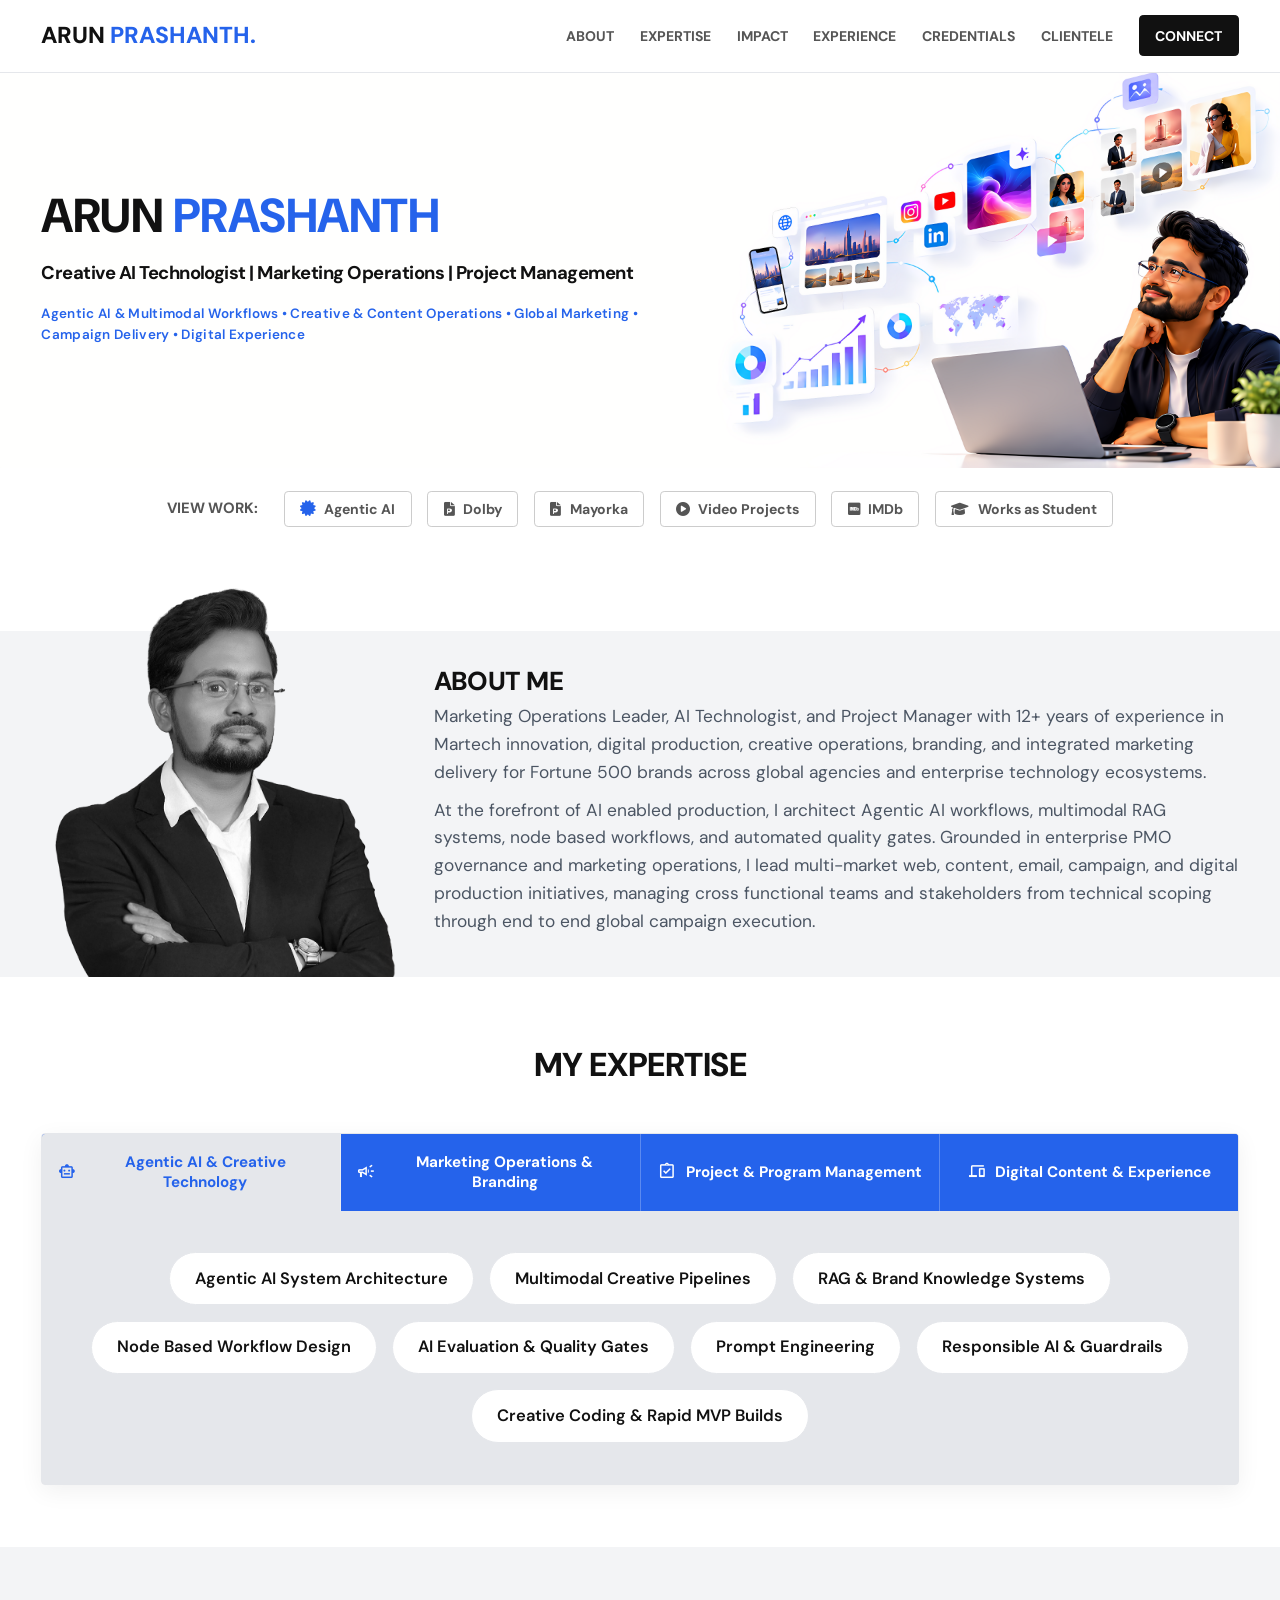
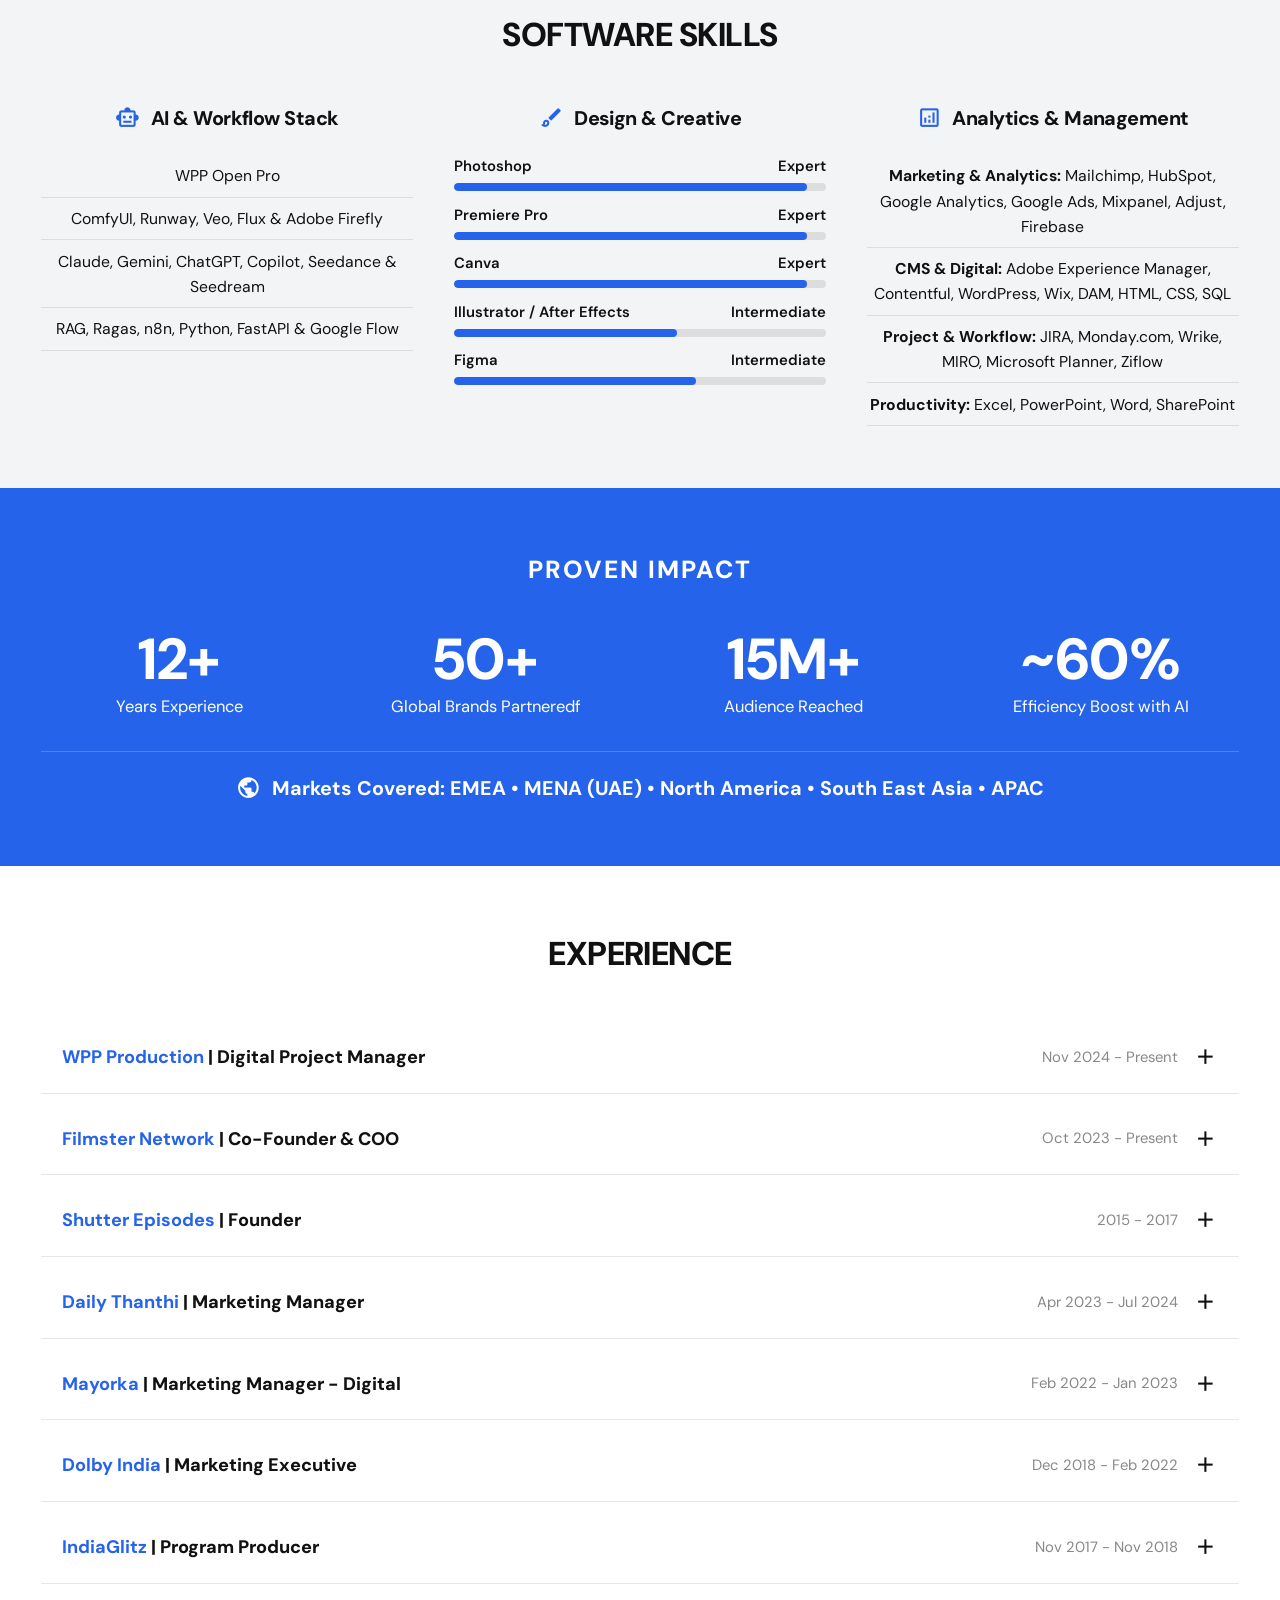
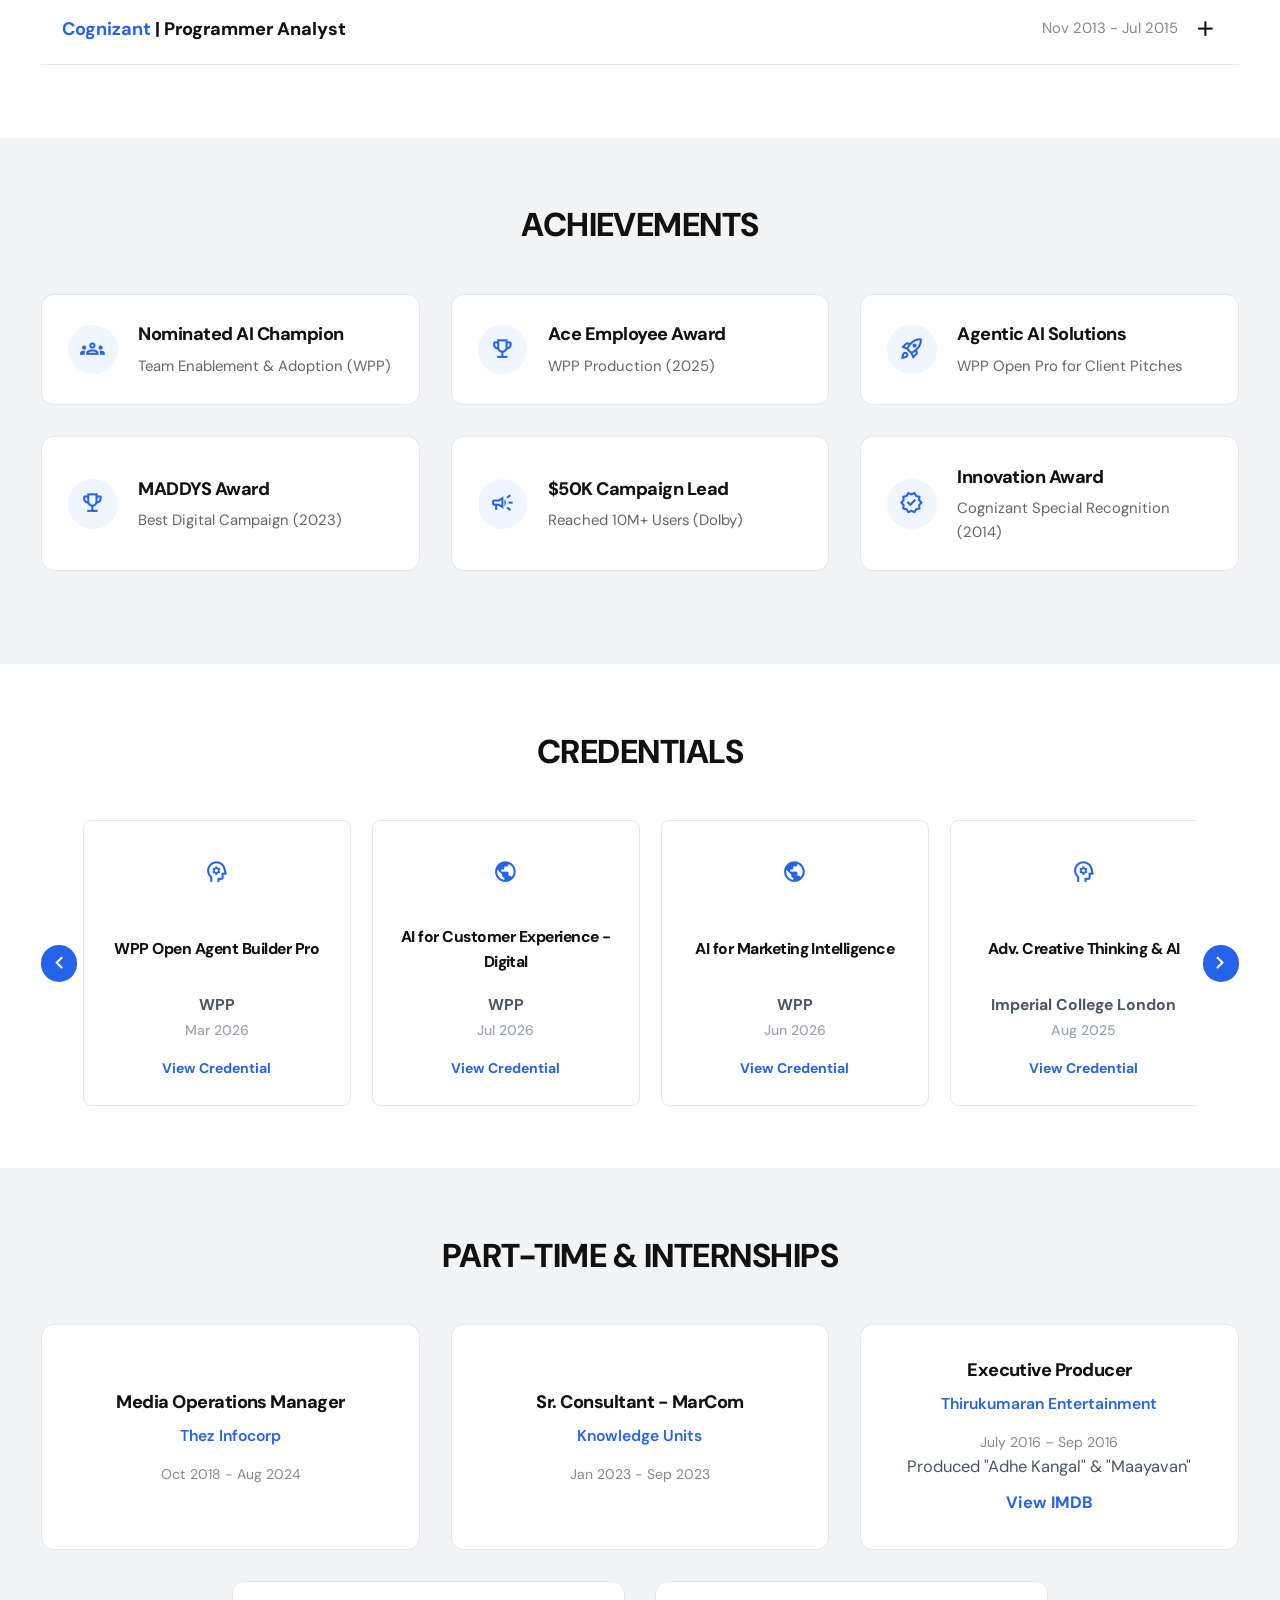
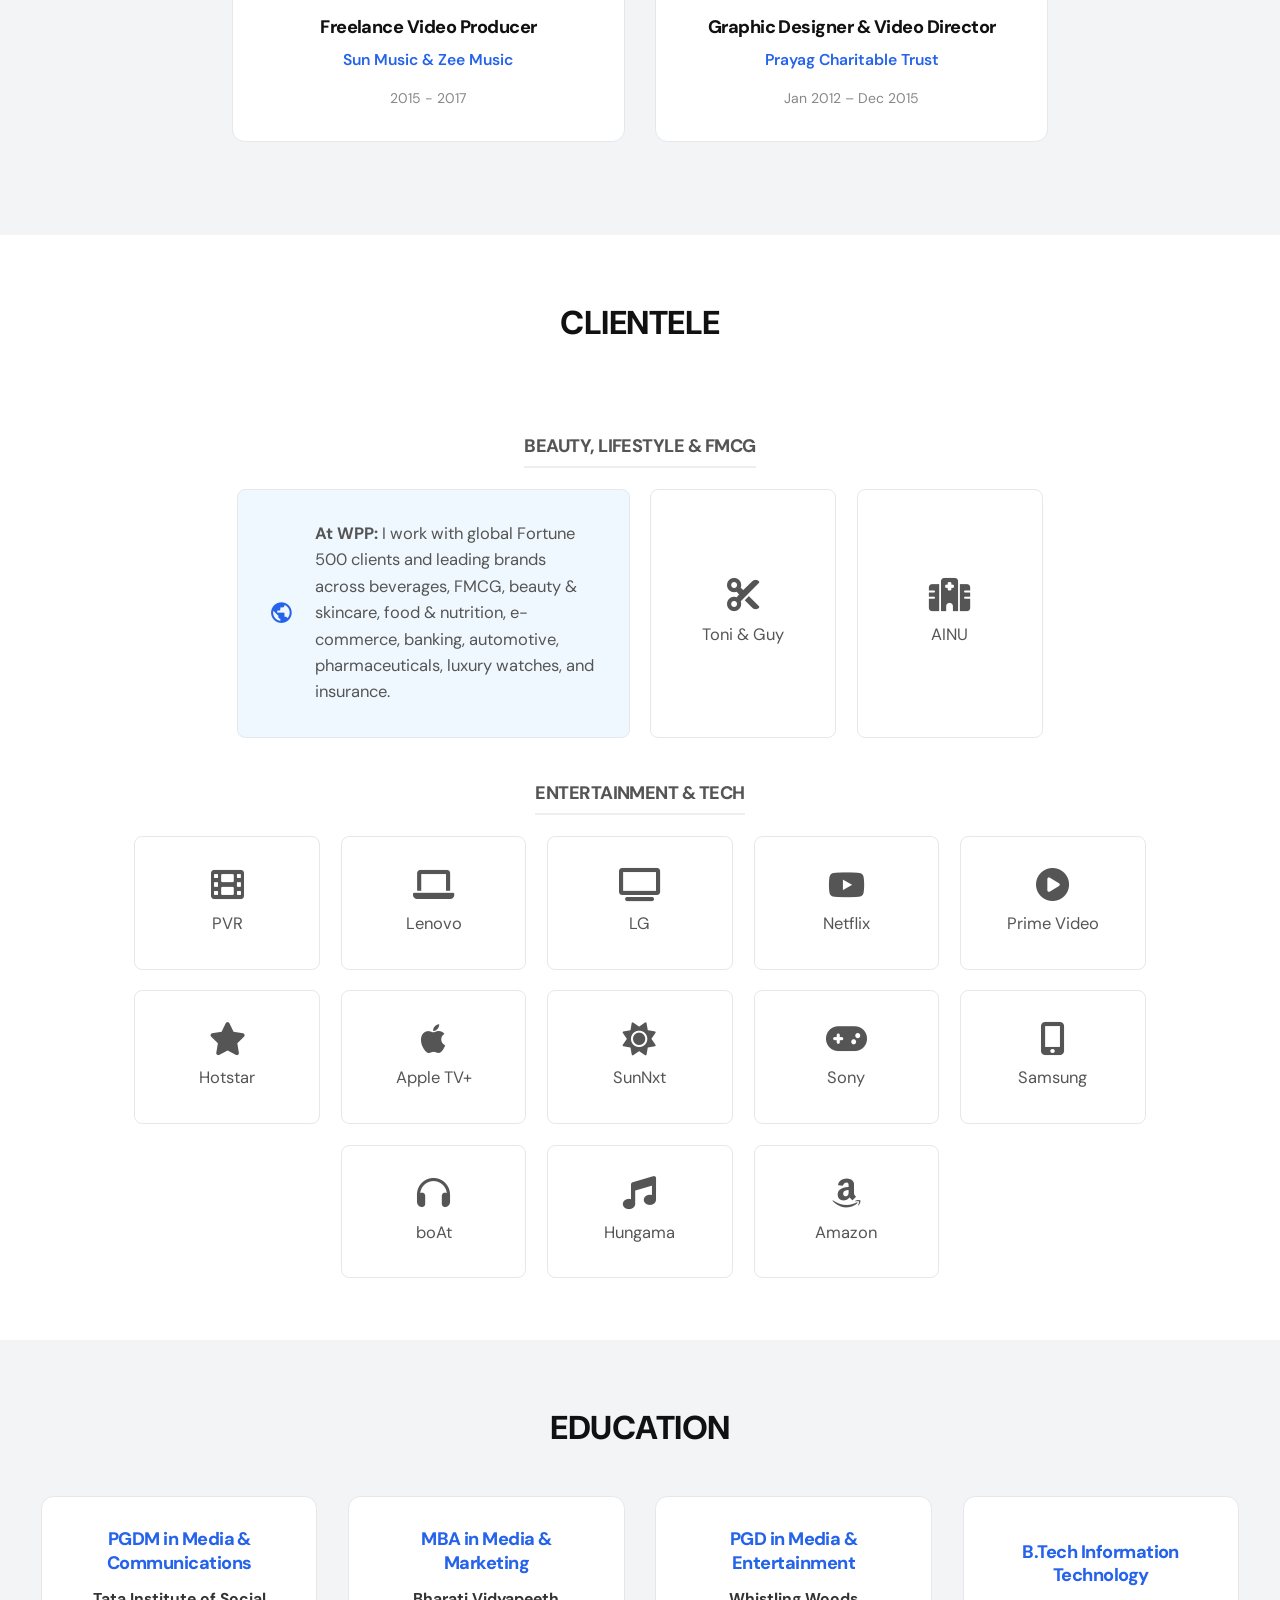
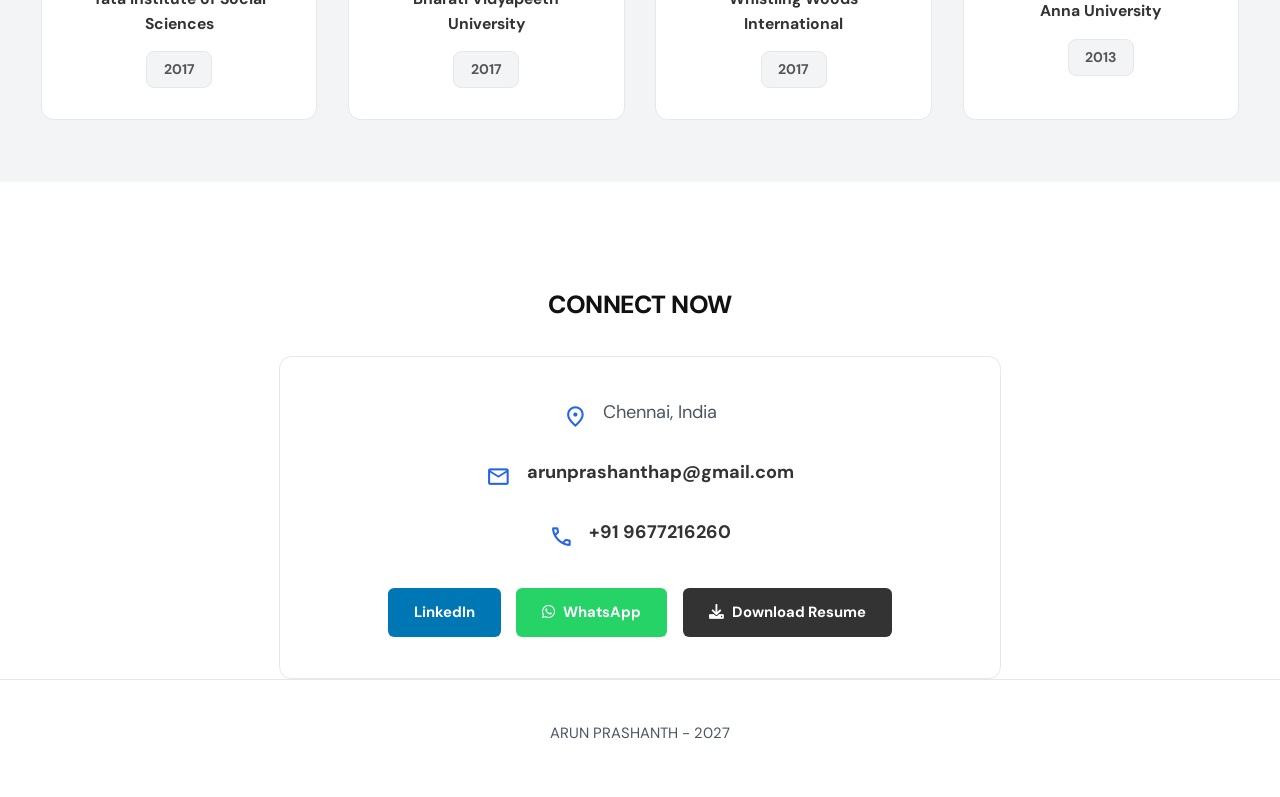
<file: index.html>
<!DOCTYPE html>
<html lang="en">
<head>
    <meta charset="UTF-8">
    <meta name="viewport" content="width=device-width, initial-scale=1.0">
    <title>Arun Prashanth | Creative AI Technologist </title>
    <link rel="stylesheet" href="style.css">
    <link rel="icon" type="image/svg+xml" href="favicon_AP.svg">

    <link rel="preconnect" href="https://fonts.googleapis.com">
    <link rel="preconnect" href="https://fonts.gstatic.com" crossorigin>
    <link href="https://fonts.googleapis.com/css2?family=DM+Sans:ital,opsz,wght@0,9..40,100..1000;1,9..40,100..1000&display=swap" rel="stylesheet">
    
    <link rel="stylesheet" href="https://fonts.googleapis.com/css2?family=Material+Symbols+Outlined:opsz,wght,FILL,GRAD@24,400,0,0" />
    <link rel="stylesheet" href="https://cdnjs.cloudflare.com/ajax/libs/font-awesome/6.0.0/css/all.min.css">
</head>
<body>

    <nav class="navbar">
        <div class="container nav-container">
            <a href="#" class="logo">ARUN <span class="blue-text">PRASHANTH</span><span class="dot">.</span></a>
            <ul class="nav-links">
                <li><a href="#about" data-nav-preview="about">About</a></li>
                <li><a href="#expertise" data-nav-preview="expertise">Expertise</a></li>
                <li><a href="#impact" data-nav-preview="impact">Impact</a></li>
                <li><a href="#experience" data-nav-preview="experience">Experience</a></li>
                <li><a href="#credentials" data-nav-preview="credentials">Credentials</a></li>
                <li><a href="#clientele" data-nav-preview="clientele">Clientele</a></li>
                <li><a href="#contact" class="nav-connect" data-nav-preview="contact">CONNECT</a></li>
            </ul>
            <div class="hamburger">
                <span class="bar"></span><span class="bar"></span><span class="bar"></span>
            </div>
        </div>
    </nav>

    <header id="hero" class="hero-section">
        <!-- Full-Width 1920x600 Banner Container with Hover Zoom -->
        <div class="hero-banner-wrapper">
            <img src="banner.png" alt="Arun Prashanth Banner" class="hero-banner-img">
            <div class="hero-banner-overlay">
                <div class="container hero-banner-inner">
                    <div class="hero-text-box fade-in">
                        <h1 class="name-title">ARUN <span class="blue-text">PRASHANTH</span></h1>
                        <h2 class="tagline">
                            <span class="nowrap-phrase">Creative AI Technologist</span> | 
                            <span class="nowrap-phrase">Marketing Operations</span> | 
                            <span class="nowrap-phrase">Project Management</span>
                        </h2>
                        <p class="cred-line">
                            <span class="nowrap-phrase">Agentic AI &amp; Multimodal Workflows</span> • 
                            <span class="nowrap-phrase">Creative &amp; Content Operations</span> • 
                            <span class="nowrap-phrase">Global Marketing</span> • 
                            <span class="nowrap-phrase">Campaign Delivery</span> • 
                            <span class="nowrap-phrase">Digital Experience</span>
                        </p>
                    </div>
                </div>
            </div>
        </div>

        <!-- VIEW WORK: Always below the banner container on Desktop & Mobile -->
        <div class="container hero-cta-container fade-in">
            <div class="hero-cta-block">
                <div class="portfolio-deck">
                    <span class="deck-label">VIEW WORK:</span>
                    <a href="#videoModal" class="deck-card" id="openAgenticModal">
						<i class="fas fa-certificate verified-badge"></i> Agentic AI
					</a>
					<a href="https://docs.google.com/presentation/d/1bn2vsa-xVAFeiwK09dfmcaPU317VmBhtF6G3NQ1E2NQ/edit" target="_blank" class="deck-card">
                        <i class="fas fa-file-powerpoint"></i> Dolby
                    </a>
                    <a href="https://docs.google.com/presentation/d/1nzUDjCC__6XLYF-YG5W0V_B-zEhU2tTSiEU5c1SwonY/edit?usp=sharing" target="_blank" class="deck-card">
                        <i class="fas fa-file-powerpoint"></i> Mayorka
                    </a>
                    <a href="video_portfolio.html" target="_blank" class="deck-card">
                        <i class="fas fa-play-circle"></i> Video Projects
                    </a>
                    <a href="https://www.imdb.com/name/nm16164992/" target="_blank" class="deck-card">
                        <i class="fab fa-imdb"></i> IMDb
                    </a>
                    <a href="student_work.html" target="_blank" class="deck-card">
                        <i class="fas fa-graduation-cap"></i> Works as Student
                    </a>
                </div>
            </div>
        </div>
    </header>

    <section id="about" class="about-compact-section bg-light">
        <div class="container">
            <div class="about-grid-compact">
                
                <div class="pop-out-img">
                    <img src="about_me_AP.png" alt="Arun Prashanth">
                </div>
                
                <div class="about-txt">
                    <h2>ABOUT ME</h2>
                    <p>Marketing Operations Leader, AI Technologist, and Project Manager with 12+ years of experience in Martech innovation, digital production, creative operations, branding, and integrated marketing delivery for Fortune 500 brands across global agencies and enterprise technology ecosystems.</p>
                    <p>At the forefront of AI enabled production, I architect Agentic AI workflows, multimodal RAG systems, node based workflows, and automated quality gates. Grounded in enterprise PMO governance and marketing operations, I lead multi-market web, content, email, campaign, and digital production initiatives, managing cross functional teams and stakeholders from technical scoping through end to end global campaign execution.</p>
                </div>
            </div>
        </div>
    </section>

    <!-- =========================
         EXPERTISE (HIGHLIGHT TABS)
         ========================= -->
    <section id="expertise" class="section-padding">
        <div class="container text-center">
            <div class="section-header">
                <h2>MY EXPERTISE</h2>
            </div>

            <div class="highlight-tabs-card">
                <div class="pillar-nav" role="tablist" aria-label="Expertise Pillars">
                    <button type="button" class="pillar-btn active" data-pillar="pillar-ai" role="tab" aria-selected="true">
                        <span class="material-symbols-outlined">smart_toy</span>
                        <span>Agentic AI &amp; Creative Technology</span>
                    </button>
                    <button type="button" class="pillar-btn" data-pillar="pillar-ops" role="tab" aria-selected="false">
                        <span class="material-symbols-outlined">campaign</span>
                        <span>Marketing Operations &amp; Branding</span>
                    </button>
                    <button type="button" class="pillar-btn" data-pillar="pillar-pm" role="tab" aria-selected="false">
                        <span class="material-symbols-outlined">assignment_turned_in</span>
                        <span>Project &amp; Program Management</span>
                    </button>
                    <button type="button" class="pillar-btn" data-pillar="pillar-ux" role="tab" aria-selected="false">
                        <span class="material-symbols-outlined">devices</span>
                        <span>Digital Content &amp; Experience</span>
                    </button>
                </div>

                <div class="pillar-content-box">
                    <!-- Tab 1: Agentic AI & Creative Technology -->
                    <div id="pillar-ai" class="grid-tags pillar-panel active" role="tabpanel">
                        <div class="tag-item">Agentic AI System Architecture</div>
                        <div class="tag-item">Multimodal Creative Pipelines</div>
                        <div class="tag-item">RAG &amp; Brand Knowledge Systems</div>
                        <div class="tag-item">Node Based Workflow Design</div>
                        <div class="tag-item">AI Evaluation &amp; Quality Gates</div>
                        <div class="tag-item">Prompt Engineering</div>
                        <div class="tag-item">Responsible AI &amp; Guardrails</div>
                        <div class="tag-item">Creative Coding &amp; Rapid MVP Builds</div>
                    </div>

                    <!-- Tab 2: Marketing Operations & Branding -->
                    <div id="pillar-ops" class="grid-tags pillar-panel" role="tabpanel">
                        <div class="tag-item">Marketing Strategy</div>
                        <div class="tag-item">Brand Communications</div>
                        <div class="tag-item">Creative Operations</div>
                        <div class="tag-item">Dynamic Content Personalization</div>
                        <div class="tag-item">Campaign Operations</div>
                        <div class="tag-item">Marketing Automation</div>
                        <div class="tag-item">Email Campaigns</div>
                        <div class="tag-item">SEO</div>
                        <div class="tag-item">Social Media Campaigns</div>
                        <div class="tag-item">Audience Insights</div>
                        <div class="tag-item">Multi Market Localization</div>
                        <div class="tag-item">Agency &amp; Vendor Management</div>
                    </div>

                    <!-- Tab 3: Project & Program Management -->
                    <div id="pillar-pm" class="grid-tags pillar-panel" role="tabpanel">
                        <div class="tag-item">Enterprise PMO &amp; Delivery Governance</div>
                        <div class="tag-item">Integrated Campaign Delivery</div>
                        <div class="tag-item">Agile / Scrum</div>
                        <div class="tag-item">Sprint Orchestration</div>
                        <div class="tag-item">Stakeholder Management</div>
                        <div class="tag-item">Team Management</div>
                        <div class="tag-item">Resource Planning</div>
                        <div class="tag-item">Budgeting &amp; Forecasting</div>
                        <div class="tag-item">Risk Mitigation</div>
                        <div class="tag-item">UAT &amp; Quality Assurance</div>
                    </div>

                    <!-- Tab 4: Digital Content & Experience -->
                    <div id="pillar-ux" class="grid-tags pillar-panel" role="tabpanel">
                        <div class="tag-item">Digital Experience Strategy</div>
                        <div class="tag-item">Web Publishing</div>
                        <div class="tag-item">UX Research</div>
                        <div class="tag-item">User Journey Mapping</div>
                        <div class="tag-item">Wireframing &amp; Prototyping</div>
                        <div class="tag-item">Design Systems</div>
                        <div class="tag-item">CMS &amp; E Commerce Architecture</div>
                        <div class="tag-item">Accessibility &amp; Usability Testing</div>
                        <div class="tag-item">End to End Content Production</div>
                        <div class="tag-item">Video &amp; Post Production</div>
                        <div class="tag-item">Performance Analytics</div>
                    </div>
                </div>
            </div>
        </div>
    </section>

    <!-- =========================
         SOFTWARE SKILLS
         ========================= -->
    <section class="section-padding bg-light">
        <div class="container">
            <div class="section-header">
                <h2>SOFTWARE SKILLS</h2>
            </div>
            <div class="skills-layout">
                <div class="skill-col">
                    <h3><span class="material-symbols-outlined icon-blue">smart_toy</span> AI &amp; Workflow Stack</h3>
                    <ul class="clean-list">
                        <li>WPP Open Pro</li>
                        <li>ComfyUI, Runway, Veo, Flux &amp; Adobe Firefly</li>
                        <li>Claude, Gemini, ChatGPT, Copilot, Seedance &amp; Seedream</li>
                        <li>RAG, Ragas, n8n, Python, FastAPI &amp; Google Flow</li>
                    </ul>
                </div>
                <div class="skill-col">
                    <h3><span class="material-symbols-outlined icon-blue">brush</span> Design &amp; Creative</h3>
                    <div class="progress-item"><div class="p-label"><span>Photoshop</span> <span>Expert</span></div><div class="p-bar"><div class="p-fill" fill-level="95"></div></div></div>
                    <div class="progress-item"><div class="p-label"><span>Premiere Pro</span> <span>Expert</span></div><div class="p-bar"><div class="p-fill" fill-level="95"></div></div></div>
                    <div class="progress-item"><div class="p-label"><span>Canva</span> <span>Expert</span></div><div class="p-bar"><div class="p-fill" fill-level="95"></div></div></div>
                    <div class="progress-item"><div class="p-label"><span>Illustrator / After Effects</span> <span>Intermediate</span></div><div class="p-bar"><div class="p-fill" fill-level="60"></div></div></div>
                    <div class="progress-item"><div class="p-label"><span>Figma</span> <span>Intermediate</span></div><div class="p-bar"><div class="p-fill" fill-level="65"></div></div></div>
                </div>
                <div class="skill-col">
                    <h3><span class="material-symbols-outlined icon-blue">analytics</span> Analytics &amp; Management</h3>
                    <ul class="clean-list">
                        <li><strong>Marketing &amp; Analytics:</strong> Mailchimp, HubSpot, Google Analytics, Google Ads, Mixpanel, Adjust, Firebase</li>
                        <li><strong>CMS &amp; Digital:</strong> Adobe Experience Manager, Contentful, WordPress, Wix, DAM, HTML, CSS, SQL</li>
                        <li><strong>Project &amp; Workflow:</strong> JIRA, Monday.com, Wrike, MIRO, Microsoft Planner, Ziflow</li>
                        <li><strong>Productivity:</strong> Excel, PowerPoint, Word, SharePoint</li>
                    </ul>
                </div>
            </div>
        </div>
    </section>

    <section id="impact" class="impact-section">
        <div class="container">
            <h2 class="impact-title">PROVEN IMPACT</h2>
            <div class="impact-grid">
                <div class="impact-box"><span class="impact-num counter" data-target="12">12+</span><span class="impact-lbl">Years Experience</span></div>
                <div class="impact-box"><span class="impact-num counter" data-target="50">50+</span><span class="impact-lbl">Global Brands Partneredf</span></div>
                <div class="impact-box"><span class="impact-num counter" data-target="15">15M+</span><span class="impact-lbl">Audience Reached</span></div>
                <div class="impact-box"><span class="impact-num counter" data-target="60">~60%</span><span class="impact-lbl">Efficiency Boost with AI</span></div>
            </div>
            <div class="market-row">
                <span class="material-symbols-outlined map-icon">public</span>
                <span class="market-text">Markets Covered: EMEA • MENA (UAE) • North America • South East Asia • APAC</span>
            </div>
        </div>
    </section>

    <section id="experience" class="section-padding">
        <div class="container">
            <div class="section-header">
                <h2>EXPERIENCE</h2>
            </div>

            <!-- =========================
                 WPP PRODUCTION
                 ========================= -->
            <div class="acc-item">
                <div class="acc-header">
                    <div class="acc-title-group">
                        <span class="acc-role">
                            <a href="https://wppproduction.com/" target="_blank" class="hyperlink">WPP Production</a> | Digital Project Manager
                        </span>
                    </div>
                    <div class="acc-meta">
                        <span class="date">Nov 2024 - Present</span>
                        <span class="material-symbols-outlined icon">add</span>
                    </div>
                </div>

                <div class="acc-content">
                    <div class="inner-pad">

                        <p class="role-intro">
                            At WPP Production, I operate at the intersection of Creative AI technology, creative &amp; content operations, and enterprise digital project management for Fortune 500 clients across the UK, UAE, and Europe (banking, luxury consumer brands, cosmetics, retail, and FMCG). I architect agentic AI production pipelines on WPP Open while directing multi-market campaign delivery under strict enterprise PMO governance.
                        </p>

                        <ul>
                            <li><strong>Architect reusable Agentic &amp; node-based AI pipelines</strong> on WPP Open and ComfyUI, combining deterministic steps and frontier models to automate market research, campaign context, and prompt-to-asset creative production loops.</li>

                            <li><strong>Engineer multimodal RAG knowledge bases</strong> with personal and organizational Responsible AI guardrails using brand guidelines and SKU catalogs, integrating n8n, LangChain, Gemini, and Copilot agents to automate creative QA and reduce manual reporting effort by 60%.</li>

                            <li><strong>Establish AI evaluation rubrics &amp; HITL quality gates</strong> using Ragas and validation prompts to verify generated outputs against brand context, integrating Ziflow for controlled human review and client approvals while driving a 40% improvement in operational efficiency.</li>

                            <li><strong>Build generative localization &amp; adaptation workflows</strong> to translate creative briefs into localized multi-market variants (including bilingual English/Arabic RTL interfaces), regional talent adaptations, and automated 3D packshot re-visualizations.</li>

                            <li><strong>Diagnose multimodal workflow failures &amp; consistency gaps</strong>, applying motion transfer, structured JSON prompting in Python/JS, and pipeline refinements to improve directability, production reliability, and output quality.</li>

                            <li><strong>Lead concurrent creative production &amp; digital programs</strong> across 10+ markets, aligning Creative, Content, UX, Production, Technology, and Account teams to deliver 100+ integrated campaigns and 2,000+ digital assets within defined SLAs.</li>

                            <li><strong>Govern enterprise DAM environments &amp; operational dashboards</strong>, managing asset taxonomy, localization version control, workload capacity planning, KPI tracking, and executive stakeholder reporting.</li>

                            <li><strong>Champion AI adoption &amp; C-Suite technical storytelling</strong>, auditing manual production lifecycles against agentic pipelines, leading live prototype demonstrations for Fortune 500 clients, and conducting internal workshops to upskill global creative and production teams.</li>
                        </ul>

                        <div class="sub-section">
                            <h5>Key Accomplishments</h5>
                            <ul>
                                <li><strong>Ace Employee Award (2025)</strong> for outstanding project delivery, operational excellence, and continuous AI process innovation.</li>
                                <li><strong>Enterprise Agentic AI Solutions</strong> – Built production-grade solutions using WPP Open Agent Builder Pro and showcased AI-enabled delivery capabilities in global client pitches.</li>
                            </ul>
                        </div>

                    </div>
                </div>
            </div>

            <!-- =========================
                 FILMSTER NETWORK
                 ========================= -->
            <div class="acc-item">
                <div class="acc-header">
                    <div class="acc-title-group">
                        <span class="acc-role">
                            <a href="https://filmster.network/" target="_blank" class="hyperlink">Filmster Network</a> | Co-Founder &amp; COO
                        </span>
                    </div>
                    <div class="acc-meta">
                        <span class="date">Oct 2023 - Present</span>
                        <span class="material-symbols-outlined icon">add</span>
                    </div>
                </div>

                <div class="acc-content">
                    <div class="inner-pad">
                        <p class="role-intro">Filmster Network is an AI-native co-creative filmmaking and production management platform; as Co-Founder and COO, I lead AI product architecture, UX prototyping, operational execution, and strategic growth across global markets.</p>

                        <ul>
                            <li><strong>Co-develop an interactive AI filmmaking platform</strong> using Next.js, FastAPI, Python, and JavaScript, translating product concepts, user journeys, and filmmaker workflows into working prototypes.</li>
                            <li><strong>Architect a RAG-based AI crew-sourcing engine</strong> to analyze filmmaker profiles, visual portfolios, verified credits, and project briefs for contextual talent matching and automated pre-production planning.</li>
                            <li><strong>Conceptualize an Augmented Reality (AR) location scouting experience</strong>, enabling creators to visualize and interact with scene staging on location alongside smart contracts and native credit systems.</li>
                            <li><strong>Spearhead product strategy, MVP roadmaps, and fundraising</strong>, securing early funding, a UK innovation grant, and UK SEIS approval while positioning the platform across the UK, US, India, and Europe.</li>
                        </ul>

                        <div class="sub-section">
                            <h5>Key Milestones</h5>
                            <ul>
                                <li>Featured at <a href="https://websummit.com/appearances/lis25/8bba9447-00bc-43d9-a8c4-9b9f88cecf9a/filmster-network/?utm_source=filmster.network" target="_blank" class="hyperlink"><strong>Web Summit</strong></a></li>
                                <li><strong>UK SEIS Approved</strong> – Secured Advance Assurance approval for the company's UK SEIS investment structure.</li>
                            </ul>
                        </div>
                    </div>
                </div>
            </div>

            <!-- =========================
                 SHUTTER EPISODES
                 ========================= -->
            <div class="acc-item">
                <div class="acc-header">
                    <div class="acc-title-group">
                        <span class="acc-role">
                            <a href="https://shutterepisodes.com/" target="_blank" class="hyperlink">Shutter Episodes</a> | Founder
                        </span>
                    </div>
                    <div class="acc-meta">
                        <span class="date">2015 - 2017</span>
                        <span class="material-symbols-outlined icon">add</span>
                    </div>
                </div>

                <div class="acc-content">
                    <div class="inner-pad">
                        <p class="role-intro">Founded an independent visual storytelling and production venture delivering commercial video, photography, and branded content for clients and creative projects.</p>

                        <ul>
                            <li>Managed end-to-end creative production across <strong>concept development, filming, photography, post-production editing, and final asset delivery</strong>.</li>
                            <li>Worked directly with clients and creative teams to translate briefs into visual content aligned with brand and communication objectives.</li>
                            <li>Directed production planning, budgets, equipment, shooting schedules, creative resources, and external collaborators across concurrent projects.</li>
                        </ul>
                    </div>
                </div>
            </div>

            <!-- =========================
                 DAILY THANTHI
                 ========================= -->
            <div class="acc-item">
                <div class="acc-header">
                    <div class="acc-title-group">
                        <span class="acc-role">
                            <a href="https://www.dailythanthi.com/" target="_blank" class="hyperlink">Daily Thanthi</a> | Marketing Manager
                        </span>
                    </div>
                    <div class="acc-meta">
                        <span class="date">Apr 2023 - Jul 2024</span>
                        <span class="material-symbols-outlined icon">add</span>
                    </div>
                </div>

                <div class="acc-content">
                    <div class="inner-pad">

                        <p class="role-intro">
                            At Daily Thanthi, I led creative workflow transformation, GenAI adoption, digital platform delivery, and integrated marketing communications for the Minmini hyperlocal social platform and owned media ecosystems.
                        </p>

                        <ul>
                            <li><strong>Pioneered Generative AI workflows</strong> to automate repetitive creative tasks, copy adaptations, and high-volume content operations, increasing operational efficiency by <strong>50%</strong>, accelerating creative output by <strong>3x</strong>, and improving delivery consistency by <strong>40%</strong>.</li>

                            <li><strong>Led end-to-end digital experience &amp; platform delivery for Minmini</strong>, conducting user research and defining content structures, resource capacity, budgets, delivery timelines, and operational risk mitigation.</li>

                            <li><strong>Partnered with Accenture Product, Strategy, and Engineering leadership</strong> to translate user research and business requirements into structured CMS workflows and launch the digital platform and advertising ecosystem.</li>

                            <li><strong>Audited legacy creative production lifecycles</strong> to identify bottlenecks, establishing standardized <strong>SOPs, QA checklists, and review gates</strong> to reduce rework and maintain rapid turnaround across digital channels.</li>

                            <li><strong>Directed multi-agency marketing &amp; project governance</strong>, leading the internal marketing team while orchestrating WPP Media, Times OOH, creative agencies, production partners, and technology teams.</li>

                            <li><strong>Optimized platform UX &amp; campaign performance</strong> using user feedback, SEO strategy, competitor benchmarking, and KPI analytics—<strong>doubling app downloads</strong> and scaling strategic brand partnerships.</li>
                        </ul>

                        <div class="sub-section">
                            <h5>Key Brand Campaigns</h5>
                            <ul>
                                <li><strong>MADDYS Award 2023</strong> – Won Best Digital Tamil Campaign at the Madras Advertising Club Awards.</li>
                                <li><strong>Minmini Launch Campaign</strong> – Planned and executed the 360° digital launch across multiple media platforms with <a href="https://www.youtube.com/watch?v=vyt2jQhmsBk" target="_blank" class="hyperlink">Product Video</a> and <a href="https://www.youtube.com/watch?v=enRSQI29NKU" target="_blank" class="hyperlink">TVC</a>.</li>
                                <li><strong>CSK Official Social Media Partner</strong> – Delivered the Minmini partnership campaign during IPL 2024 through an <a href="https://www.instagram.com/p/C478YVsoReo/" target="_blank" class="hyperlink">Influencer Campaign</a>.</li>
                            </ul>
                        </div>

                    </div>
                </div>
            </div>

            <!-- =========================
                 MAYORKA
                 ========================= -->
            <div class="acc-item">
                <div class="acc-header">
                    <div class="acc-title-group">
                        <span class="acc-role">
                            <a href="https://mayorka.in/" target="_blank" class="hyperlink">Mayorka</a> | Marketing Manager - Digital
                        </span>
                    </div>
                    <div class="acc-meta">
                        <span class="date">Feb 2022 - Jan 2023</span>
                        <span class="material-symbols-outlined icon">add</span>
                    </div>
                </div>

                <div class="acc-content">
                    <div class="inner-pad">

                        <p class="role-intro">
                            At Mayorka, I headed creative operations transformation, QA standardization, interactive website/UX delivery, and integrated digital marketing programs across 30+ client engagements.
                        </p>

                        <ul>
                            <li><strong>Led end-to-end delivery of 30+ digital &amp; web projects</strong> across healthcare, hospitality, retail, and lifestyle brands—from client discovery and technical scoping to production deployment.</li>

                            <li><strong>Translated user requirements &amp; SEO briefs</strong> into responsive websites, interactive landing pages, and brand films, collaborating closely with UI/UX Designers, Developers, and Content teams.</li>

                            <li><strong>Audited agency delivery schedules &amp; redesigned operational workflows</strong> across Engineering, Design, and Operations teams, improving project delivery efficiency by <strong>25–30%</strong>.</li>

                            <li><strong>Built repeatable SOPs, QA gates, and standardized delivery checklists</strong> for CMS implementation, content migration, and UAT validation, eliminating handoff friction and reducing production errors by <strong>30%</strong>.</li>

                            <li><strong>Managed client relationships, project roadmaps, and integrated campaigns</strong> across web, social media, YouTube, email marketing, SEO, and paid digital channels.</li>
                        </ul>

                        <div class="sub-section">
                            <h5>Key Brand Campaigns</h5>
                            <ul>
                                <li><strong>Paulsons Group Brands</strong> – Led digital promotional campaigns for <a href="https://www.instagram.com/p/CdVZeo_JLsn/" target="_blank" class="hyperlink">Toni &amp; Guy</a> and <a href="https://www.instagram.com/p/Clf1ZT9yNZu/" target="_blank" class="hyperlink">Jonah's Bistro</a>.</li>
                                <li><strong>Asian Institute of Nephrology and Urology</strong> – Led website UX transformation and digital campaign initiatives for <a href="https://ainuindia.org/" target="_blank" class="hyperlink">AINU</a>.</li>
                            </ul>
                        </div>

                    </div>
                </div>
            </div>

            <!-- =========================
                 DOLBY INDIA
                 ========================= -->
            <div class="acc-item">
                <div class="acc-header">
                    <div class="acc-title-group">
                        <span class="acc-role">
                            <a href="https://www.dolby.com/en-in/" target="_blank" class="hyperlink">Dolby India</a> | Marketing Executive
                        </span>
                    </div>
                    <div class="acc-meta">
                        <span class="date">Dec 2018 - Feb 2022</span>
                        <span class="material-symbols-outlined icon">add</span>
                    </div>
                </div>

                <div class="acc-content">
                    <div class="inner-pad">

                        <p class="role-intro">At Dolby, I directed multi-market marketing communications, creative operations, digital experiences, and strategic OEM/OTT partner programs across India, Southeast Asia, and MENA (including Dubai).</p>

                        <ul>
                            <li><strong>Directed 50+ integrated campaigns &amp; creative operations</strong> across digital, mobile, retail, and experiential touchpoints spanning India, Southeast Asia, and MENA (including Arabic/English regional initiatives in Dubai).</li>

                            <li><strong>Managed the <a href="https://amazon.in/dolbystore" target="_blank" class="hyperlink">Dolby Brand Store</a> on Amazon</strong>, streamlining DAM governance, digital asset workflows, product launch merchandising, and UX optimization to drive a <strong>20% increase in eCommerce traffic</strong>.</li>

                            <li><strong>Supported user research, rollout, and creator adoption workflows</strong> for the <strong>Dolby On</strong> mobile recording app, translating audience insights into digital experience improvements, landing pages, EDMs, and app creatives.</li>

                            <li><strong>Led strategic co-marketing programs with OEM &amp; OTT ecosystems</strong> including <a href="https://www.youtube.com/watch?v=oY5xbAmfBBk" target="_blank" class="hyperlink">LG</a>, <a href="https://www.youtube.com/watch?v=aJvjSPSYWOQ" target="_blank" class="hyperlink">Sony</a>, Samsung, Lenovo, <a href="https://www.youtube.com/watch?v=bXn-7EpfiEY" target="_blank" class="hyperlink">Netflix</a>, Apple Music, Hotstar, and Prime Video.</li>

                            <li><strong>Orchestrated cross-functional agencies &amp; production budgets</strong> across creative, media, PR, digital, event, and research partners, ensuring strict brand governance and on-time milestone delivery.</li>

                            <li><strong>Leveraged operational KPIs &amp; performance analytics</strong> to optimize campaign delivery across <strong>500+ cinema screens</strong>, contributing to <strong>15–18% revenue growth</strong> and generating <strong>12M+ campaign reach, 5M+ engagements, and 7M+ video views</strong>.</li>
                        </ul>

                        <div class="sub-section">
                            <h5>Key Brand Campaigns</h5>
                            <ul>
                                <li><strong><a href="https://www.dolby.com/en-in/dolby-everywhere/" target="_blank" class="hyperlink">#DolbyEverywhere</a></strong> – Led Dolby's flagship integrated campaign across digital, eCommerce, and partner marketing channels.</li>
                                <li><strong><a href="https://www.instagram.com/p/CJn0AoHrKo2/" target="_blank" class="hyperlink">#BackToTheTheatres</a></strong> – Initiated and delivered Dolby's post-COVID cinema revival campaign.</li>
                                <li><strong>Behind The Mix</strong> – Produced branded content with film crews from <a href="https://www.youtube.com/watch?v=4B8-bLob7ls&t=30s" target="_blank" class="hyperlink">KGF</a> and <a href="https://www.youtube.com/watch?v=DFdSCGkNl8I&t=90s" target="_blank" class="hyperlink">Monster</a>, generating 500K+ YouTube views.</li>
                            </ul>
                        </div>

                    </div>
                </div>
            </div>

            <!-- =========================
                 INDIAGLITZ
                 ========================= -->
            <div class="acc-item">
                <div class="acc-header">
                    <div class="acc-title-group">
                        <span class="acc-role">
                            <a href="https://www.indiaglitz.com/" target="_blank" class="hyperlink">IndiaGlitz</a> | Program Producer
                        </span>
                    </div>
                    <div class="acc-meta">
                        <span class="date">Nov 2017 - Nov 2018</span>
                        <span class="material-symbols-outlined icon">add</span>
                    </div>
                </div>

                <div class="acc-content">
                    <div class="inner-pad">

                        <p class="role-intro">
                            At IndiaGlitz, I managed creative production, structured CMS workflows, digital asset libraries, and ad publishing across owned web, social media, and YouTube properties.
                        </p>

                        <ul>
                            <li><strong>Managed creative production &amp; digital publishing workflows</strong> for 100+ branded advertising campaigns across India and the US, coordinating advertisers, creative teams, editors, and commercial stakeholders.</li>

                            <li><strong>Redesigned creative review &amp; publishing workflows</strong> across Editorial, Design, and Post-Production teams to eliminate operational bottlenecks, reducing production turnaround by <strong>35%</strong> and achieving <strong>98% on-time publishing reliability</strong>.</li>

                            <li><strong>Managed digital asset libraries, web/YouTube ad inventory, and audience retention analytics</strong> across L-Bands, In-Video Ads, Brand Integrations, and Sponsored Content to maximize monetization.</li>
                        </ul>

                        <div class="sub-section">
                            <h5>Key Accomplishment</h5>
                            <ul>
                                <li><strong>YouTube Growth to 4M Subscribers</strong> – Played an integral role in scaling IndiaGlitz's flagship channel from 1M to 4M subscribers through streamlined video production and publishing governance.</li>
                            </ul>
                        </div>

                    </div>
                </div>
            </div>

            <!-- =========================
                 COGNIZANT
                 ========================= -->
            <div class="acc-item">
                <div class="acc-header">
                    <div class="acc-title-group">
                        <span class="acc-role">
                            <a href="https://www.cognizant.com/" target="_blank" class="hyperlink">Cognizant</a> | Programmer Analyst
                        </span>
                    </div>
                    <div class="acc-meta">
                        <span class="date">Nov 2013 - Jul 2015</span>
                        <span class="material-symbols-outlined icon">add</span>
                    </div>
                </div>

                <div class="acc-content">
                    <div class="inner-pad">

                        <p class="role-intro">
                            At Cognizant, I engineered early creative automation pipelines, digital asset workflows, and eCommerce MarTech solutions for The Estée Lauder Companies across 33 global luxury cosmetics brands.
                        </p>

                        <ul>
                            <li><strong>Engineered automated image processing &amp; asset publishing pipelines</strong> using Photoshop Actions, eliminating manual resizing and versioning while boosting operational productivity by <strong>72%</strong>.</li>

                            <li><strong>Pioneered a scalable video &amp; creative automation framework</strong> adopted globally across client brand websites, reducing manual processing by <strong>60%</strong> and increasing publishing throughput by <strong>3x</strong>.</li>

                            <li><strong>Collaborated with Product, Development, and QA teams</strong> to maintain digital commerce experiences, lead mobile video transcoding workflows, and utilize <strong>SQL data analysis</strong> to validate playback integrity across 33 global brands.</li>
                        </ul>

                        <div class="sub-section">
                            <h5>Key Accomplishments</h5>
                            <ul>
                                <li><strong>Global Creative Automation System</strong> – Pioneered the <a href="https://www.maccosmetics.com/artistry-all-artists-videos" target="_blank" class="hyperlink">brand video automation system</a> deployed across international markets.</li>
                                <li><strong>Special Recognition Award (2014)</strong> – Recognized for productive technical innovation and workflow optimization.</li>
                            </ul>
                        </div>

                    </div>
                </div>
            </div>

        </div>
    </section>

    <section id="achievements" class="section-padding bg-light">
        <div class="container text-center">
            <div class="section-header">
                <h2>ACHIEVEMENTS</h2>
            </div>
            <div class="flexible-grid">
                <div class="ach-card">
                    <div class="ach-icon"><span class="material-symbols-outlined">groups</span></div>
                    <div class="ach-text">
                        <h4>Nominated AI Champion</h4>
                        <p>Team Enablement &amp; Adoption (WPP)</p>
                    </div>
                </div>
                <div class="ach-card">
                    <div class="ach-icon"><span class="material-symbols-outlined">emoji_events</span></div>
                    <div class="ach-text">
                        <h4>Ace Employee Award</h4>
                        <p>WPP Production (2025)</p>
                    </div>
                </div>
                <div class="ach-card">
                    <div class="ach-icon"><span class="material-symbols-outlined">rocket_launch</span></div>
                    <div class="ach-text">
                        <h4>Agentic AI Solutions</h4>
                        <p>WPP Open Pro for Client Pitches</p>
                    </div>
                </div>
                <div class="ach-card">
                    <div class="ach-icon"><span class="material-symbols-outlined">trophy</span></div>
                    <div class="ach-text">
                        <h4>MADDYS Award</h4>
                        <p>Best Digital Campaign (2023)</p>
                    </div>
                </div>
                <div class="ach-card">
                    <div class="ach-icon"><span class="material-symbols-outlined">campaign</span></div>
                    <div class="ach-text">
                        <h4>$50K Campaign Lead</h4>
                        <p>Reached 10M+ Users (Dolby)</p>
                    </div>
                </div>
                <div class="ach-card">
                    <div class="ach-icon"><span class="material-symbols-outlined">verified</span></div>
                    <div class="ach-text">
                        <h4>Innovation Award</h4>
                        <p>Cognizant Special Recognition (2014)</p>
                    </div>
                </div>
            </div>
        </div>
    </section>

    <section id="credentials" class="section-padding">
        <div class="container">
            <div class="section-header">
                <h2>CREDENTIALS</h2>
            </div>
            <div class="carousel-wrapper">
                <button id="prevBtn" class="carousel-btn left"><span class="material-symbols-outlined">chevron_left</span></button>
                <div class="carousel-container">
                    <div class="carousel-track">
                        <div class="cert-card small-card"><div class="cert-icon"><span class="material-symbols-outlined">psychology</span></div><h4 class="cert-title">WPP Open Agent Builder Pro</h4><p class="prov">WPP</p><span class="year">Mar 2026</span><a href="https://badges.parchment.com/public/assertions/glkxFaCnQGqWE5ga74dpJA?utm_source=url_copy&identity__email=arunprashanthap%40gmail.com" target="_blank" class="link">View Credential</a></div>
                        <div class="cert-card small-card"><div class="cert-icon"><span class="material-symbols-outlined">public</span></div><h4 class="cert-title">AI for Customer Experience - Digital</h4><p class="prov">WPP</p><span class="year">Jul 2026</span><a href="https://badges.parchment.com/public/assertions/FdpJpbVpQcOxfFLzKIieYg?utm_source=url_copy&identity__email=arunprashanthap%40gmail.com" target="_blank" class="link">View Credential</a></div>
                        <div class="cert-card small-card"><div class="cert-icon"><span class="material-symbols-outlined">public</span></div><h4 class="cert-title">AI for Marketing Intelligence</h4><p class="prov">WPP</p><span class="year">Jun 2026</span><a href="https://badges.parchment.com/public/assertions/Ic_vgC1XRxOvIbL9RjORdA?utm_source=url_copy&identity__email=arunprashanthap%40gmail.com" target="_blank" class="link">View Credential</a></div>
                        <div class="cert-card small-card"><div class="cert-icon"><span class="material-symbols-outlined">psychology</span></div><h4 class="cert-title">Adv. Creative Thinking &amp; AI</h4><p class="prov">Imperial College London</p><span class="year">Aug 2025</span><a href="https://www.coursera.org/account/accomplishments/verify/LSXJCY1NYYDO" target="_blank" class="link">View Credential</a></div>
                        <div class="cert-card small-card"><div class="cert-icon"><span class="material-symbols-outlined">terminal</span></div><h4 class="cert-title">Prompt Engineering - AI</h4><p class="prov">WPP</p><span class="year">May 2025</span><a href="https://api.badgr.io/public/assertions/g8MgVdSpRSuGJ-0Vrc7iGw?identity__email=arunprashanthap%40gmail.com" target="_blank" class="link">View Credential</a></div>
                        <div class="cert-card small-card"><div class="cert-icon"><span class="material-symbols-outlined">lightbulb</span></div><h4 class="cert-title">AI Accelerate: Leadership</h4><p class="prov">WPP</p><span class="year">Apr 2025</span><a href="https://cpcontents.adobe.com/eu/public/accountassets/3025/badges/assertions/bb7517a3d62c4fba9bdc2abd0de5d423_1745518914385.json" target="_blank" class="link">View Credential</a></div>
                        <div class="cert-card small-card"><div class="cert-icon"><span class="material-symbols-outlined">school</span></div><h4 class="cert-title">Program Management</h4><p class="prov">Project Management Institute</p><span class="year">Mar 2026</span><a href="https://www.linkedin.com/learning/certificates/e80cef1098a8598102d139745c2ca506b8a271f33f332816c92c266a304c8b3a?trk=share_certificate" target="_blank" class="link">View Credential</a></div>
                        <div class="cert-card small-card"><div class="cert-icon"><span class="material-symbols-outlined">school</span></div><h4 class="cert-title">Project Management - Specialization</h4><p class="prov">UC Irvine</p><span class="year">Jul 2025</span><a href="https://www.coursera.org/account/accomplishments/specialization/CTYZS6LY2H02" target="_blank" class="link">View Credential</a></div>
                        <div class="cert-card small-card"><div class="cert-icon"><span class="material-symbols-outlined">view_kanban</span></div><h4 class="cert-title">Project Management for Creative</h4><p class="prov">PMI</p><span class="year">May 2021</span><a href="https://www.linkedin.com/learning/certificates/48a1a2435e039f0a548d52aa68d212504daf876853631f75898bf9a383cbfe45" target="_blank" class="link">View Credential</a></div>
                        <div class="cert-card small-card"><div class="cert-icon"><span class="material-symbols-outlined">verified_user</span></div><h4 class="cert-title">Quality Management for Ops</h4><p class="prov">PMI</p><span class="year">Feb 2025</span><a href="https://www.linkedin.com/learning/certificates/1af664efd1259927df8c29424b88a42b3eeaf238d1a6c193dc026a355cd3a567" target="_blank" class="link">View Credential</a></div>
                        <div class="cert-card small-card"><div class="cert-icon"><span class="material-symbols-outlined">settings_suggest</span></div><h4 class="cert-title">Martech V2.0</h4><p class="prov">WPP Future Readiness</p><span class="year">Feb 2025</span><a href="https://api.badgr.io/public/assertions/-GUOtwT0RPiGSnXbuM1L-w" target="_blank" class="link">View Credential</a></div>
                        <div class="cert-card small-card"><div class="cert-icon"><span class="material-symbols-outlined">person</span></div><h4 class="cert-title">CX &amp; Personalization</h4><p class="prov">WPP Future Readiness</p><span class="year">Feb 2025</span><a href="https://api.badgr.io/public/assertions/zQTEuV_BSA6_o3tfhL9_Hg?identity__email=arun.prashanth%40hogarth.com" target="_blank" class="link">View Credential</a></div>
                        <div class="cert-card small-card"><div class="cert-icon"><span class="material-symbols-outlined">public</span></div><h4 class="cert-title">Management Skills for Int. Business</h4><p class="prov">University of London</p><span class="year">Sep 2025</span><a href="https://www.coursera.org/account/accomplishments/records/UKY7ZSO9H4B8" target="_blank" class="link">View Credential</a></div>
                        <div class="cert-card small-card"><div class="cert-icon"><span class="material-symbols-outlined">smart_toy</span></div><h4 class="cert-title">AI Demystified</h4><p class="prov">WPP</p><span class="year">Mar 2025</span><a href="https://api.badgr.io/public/assertions/5MYvra98SNuRANe2dpSJ3Q?identity__email=arun.prashanth%40hogarth.com" target="_blank" class="link">View Credential</a></div>
                        <div class="cert-card small-card"><div class="cert-icon"><span class="material-symbols-outlined">computer</span></div><h4 class="cert-title">Digital Fundamentals</h4><p class="prov">WPP Future Readiness</p><span class="year">Mar 2025</span><a href="https://api.badgr.io/public/assertions/_tv8W-oGRTW4aPsMwB7aYQ?identity__email=arunprashanthap%40gmail.com" target="_blank" class="link">View Credential</a></div>
                        <div class="cert-card small-card"><div class="cert-icon"><span class="material-symbols-outlined">video_library</span></div><h4 class="cert-title">Online Video Content Strategy</h4><p class="prov">LinkedIn</p><span class="year">May 2021</span><a href="https://www.linkedin.com/learning/certificates/90f718ff5fa25bc7e90a5b8803a0fc8497451991eff72631e479ddb7f1fc1567" target="_blank" class="link">View Credential</a></div>
                    </div>
                </div>
                <button id="nextBtn" class="carousel-btn right"><span class="material-symbols-outlined">chevron_right</span></button>
            </div>
        </div>
    </section>

    <section class="section-padding bg-light">
        <div class="container">
            <div class="section-header">
                <h2>PART-TIME &amp; INTERNSHIPS</h2>
            </div>
            <div class="flexible-grid">
                <div class="pt-card">
                    <h4>Media Operations Manager</h4>
                    <p class="pt-comp">Thez Infocorp</p>
                    <span class="pt-date">Oct 2018 - Aug 2024</span>
                </div>
                <div class="pt-card">
                    <h4>Sr. Consultant - MarCom</h4>
                    <p class="pt-comp">Knowledge Units</p>
                    <span class="pt-date">Jan 2023 - Sep 2023</span>
                </div>
                <div class="pt-card">
                    <h4>Executive Producer</h4>
                    <p class="pt-comp">Thirukumaran Entertainment</p>
                    <span class="pt-date">July 2016 – Sep 2016</span>
                    <p class="pt-note">Produced "Adhe Kangal" &amp; "Maayavan"</p>
                    <a href="https://www.imdb.com/name/nm16164992/" target="_blank" class="hyperlink">View IMDB</a>
                </div>
                <div class="pt-card">
                    <h4>Freelance Video Producer</h4>
                    <p class="pt-comp">Sun Music &amp; Zee Music</p>
                    <span class="pt-date">2015 - 2017</span>
                </div>
                <div class="pt-card">
                    <h4>Graphic Designer &amp; Video Director</h4>
                    <p class="pt-comp">Prayag Charitable Trust</p>
                    <span class="pt-date">Jan 2012 – Dec 2015</span>
                </div>
            </div>
        </div>
    </section>

    <section id="clientele" class="section-padding">
        <div class="container text-center">
            <div class="section-header">
                <h2>CLIENTELE</h2>
            </div>
            
            <h3 class="category-title">Beauty, Lifestyle &amp; FMCG</h3>
            <div class="client-grid center-grid">
                
                <a href="https://www.linkedin.com/feed/update/urn:li:activity:7432122851555549184/" target="_blank" class="client-card fmcg-card">
                    <span class="material-symbols-outlined fmcg-icon">public</span>
                    <div class="fmcg-text">
                        <strong>At WPP:</strong>
                        <span>I work with global Fortune 500 clients and leading brands across beverages, FMCG, beauty &amp; skincare, food &amp; nutrition, e-commerce, banking, automotive, pharmaceuticals, luxury watches, and insurance.</span>
                    </div>
                </a>
                
                <a href="https://www.instagram.com/p/CdVZeo_JLsn/" target="_blank" class="client-card"><i class="fas fa-cut client-icon"></i> <span>Toni &amp; Guy</span></a>
                <a href="https://ainuindia.org/" target="_blank" class="client-card"><i class="fas fa-hospital client-icon"></i> <span>AINU</span></a>
            </div>
            
            <h3 class="category-title">Entertainment &amp; Tech</h3>
            <div class="client-grid center-grid">
                <a href="https://www.youtube.com/watch?v=aJvjSPSYWOQ" target="_blank" class="client-card"><i class="fas fa-film client-icon"></i> <span>PVR</span></a>
                <a href="https://www.youtube.com/watch?v=anWTV1uXvUo" target="_blank" class="client-card"><i class="fas fa-laptop client-icon"></i> <span>Lenovo</span></a>
                <a href="https://www.youtube.com/watch?v=oY5xbAmfBBk" target="_blank" class="client-card"><i class="fas fa-tv client-icon"></i> <span>LG</span></a>
                <a href="https://www.youtube.com/watch?v=bXn-7EpfiEY" target="_blank" class="client-card"><i class="fab fa-youtube client-icon"></i> <span>Netflix</span></a>
                <a href="https://www.instagram.com/p/CCfiVe_hR6p/" target="_blank" class="client-card"><i class="fas fa-play-circle client-icon"></i> <span>Prime Video</span></a>
                <a href="https://www.instagram.com/p/CP5FkD3BcEw/" target="_blank" class="client-card"><i class="fas fa-star client-icon"></i> <span>Hotstar</span></a>
                <a href="https://www.instagram.com/p/CX0PwWlhqTe/" target="_blank" class="client-card"><i class="fab fa-apple client-icon"></i> <span>Apple TV+</span></a>
                <a href="https://www.instagram.com/p/B9I524bluLJ/" target="_blank" class="client-card"><i class="fas fa-sun client-icon"></i> <span>SunNxt</span></a>
                <a href="https://www.instagram.com/p/CY8l4bLPHey/" target="_blank" class="client-card"><i class="fas fa-gamepad client-icon"></i> <span>Sony</span></a>
                <a href="https://www.instagram.com/p/CKyosAALWEa/" target="_blank" class="client-card"><i class="fas fa-mobile-alt client-icon"></i> <span>Samsung</span></a>
                <a href="https://www.instagram.com/p/CRQhZksBlGl/" target="_blank" class="client-card"><i class="fas fa-headphones client-icon"></i> <span>boAt</span></a>
                <a href="https://www.instagram.com/p/CRlhN5lhE4h/" target="_blank" class="client-card"><i class="fas fa-music client-icon"></i> <span>Hungama</span></a>
                <a href="https://amazon.in/dolbystore" target="_blank" class="client-card"><i class="fab fa-amazon client-icon"></i> <span>Amazon</span></a>
            </div>
        </div>
    </section>

    <section id="education" class="section-padding bg-light education-gap">
        <div class="container">
            <div class="section-header">
                <h2>EDUCATION</h2>
            </div>
            <div class="education-grid">
                <div class="edu-box-card">
                    <h3>PGDM in Media &amp; Communications</h3>
                    <p>Tata Institute of Social Sciences</p>
                    <span class="edu-year-pill">2017</span>
                </div>
                <div class="edu-box-card">
                    <h3>MBA in Media &amp; Marketing</h3>
                    <p>Bharati Vidyapeeth University</p>
                    <span class="edu-year-pill">2017</span>
                </div>
                <div class="edu-box-card">
                    <h3>PGD in Media &amp; Entertainment</h3>
                    <p>Whistling Woods International</p>
                    <span class="edu-year-pill">2017</span>
                </div>
                <div class="edu-box-card">
                    <h3>B.Tech Information Technology</h3>
                    <p>Anna University</p>
                    <span class="edu-year-pill">2013</span>
                </div>
            </div>
        </div>
    </section>

    <section id="contact" class="contact-section">
        <div class="container text-center">
            <h2>CONNECT NOW</h2>
            <div class="contact-card-wrapper">
                <div class="info-row"><span class="material-symbols-outlined">location_on</span><p>Chennai, India</p></div>
                <div class="info-row"><span class="material-symbols-outlined">mail</span><p><a href="mailto:arunprashanthap@gmail.com">arunprashanthap@gmail.com</a></p></div>
                <div class="info-row"><span class="material-symbols-outlined">call</span><p><a href="tel:+919677216260">+91 9677216260</a></p></div>
                
                <div class="social-row-center">
                    <a href="http://linkedin.com/in/arunprashanthap" target="_blank" class="social-btn">LinkedIn</a>
                    <a href="https://wa.me/+919677216260" target="_blank" class="social-btn whatsapp-btn"><i class="fab fa-whatsapp"></i> WhatsApp</a>
                    <a href="https://drive.google.com/file/d/18HXyNtlvP0_EqBGISW52xXtYBci3A7AA/view?usp=sharing" target="_blank" class="social-btn resume-btn"><i class="fas fa-download"></i> Download Resume</a>
                </div>
            </div>
        </div>
    </section>

    <button id="backToTop" title="Go to top"><span class="material-symbols-outlined">arrow_upward</span></button>

    <footer>
        <div class="container text-center">
            <p>ARUN PRASHANTH - 2027</p>
        </div>
    </footer>
<!-- Vimeo Video Modal Overlay -->
    <div id="videoModal" class="video-modal-overlay" aria-hidden="true">
        <div class="video-modal-container">
            <button type="button" class="video-modal-close" id="closeVideoModal" aria-label="Close video">&times;</button>
            <div class="video-modal-wrapper">
                <iframe 
                    id="vimeoPlayer" 
                    src="" 
                    title="Agentic AI Video" 
                    frameborder="0" 
                    allow="autoplay; fullscreen; picture-in-picture" 
                    allowfullscreen>
                </iframe>
            </div>
        </div>
    </div>

    <script src="script.js"></script>
</body>
</html>
</file>
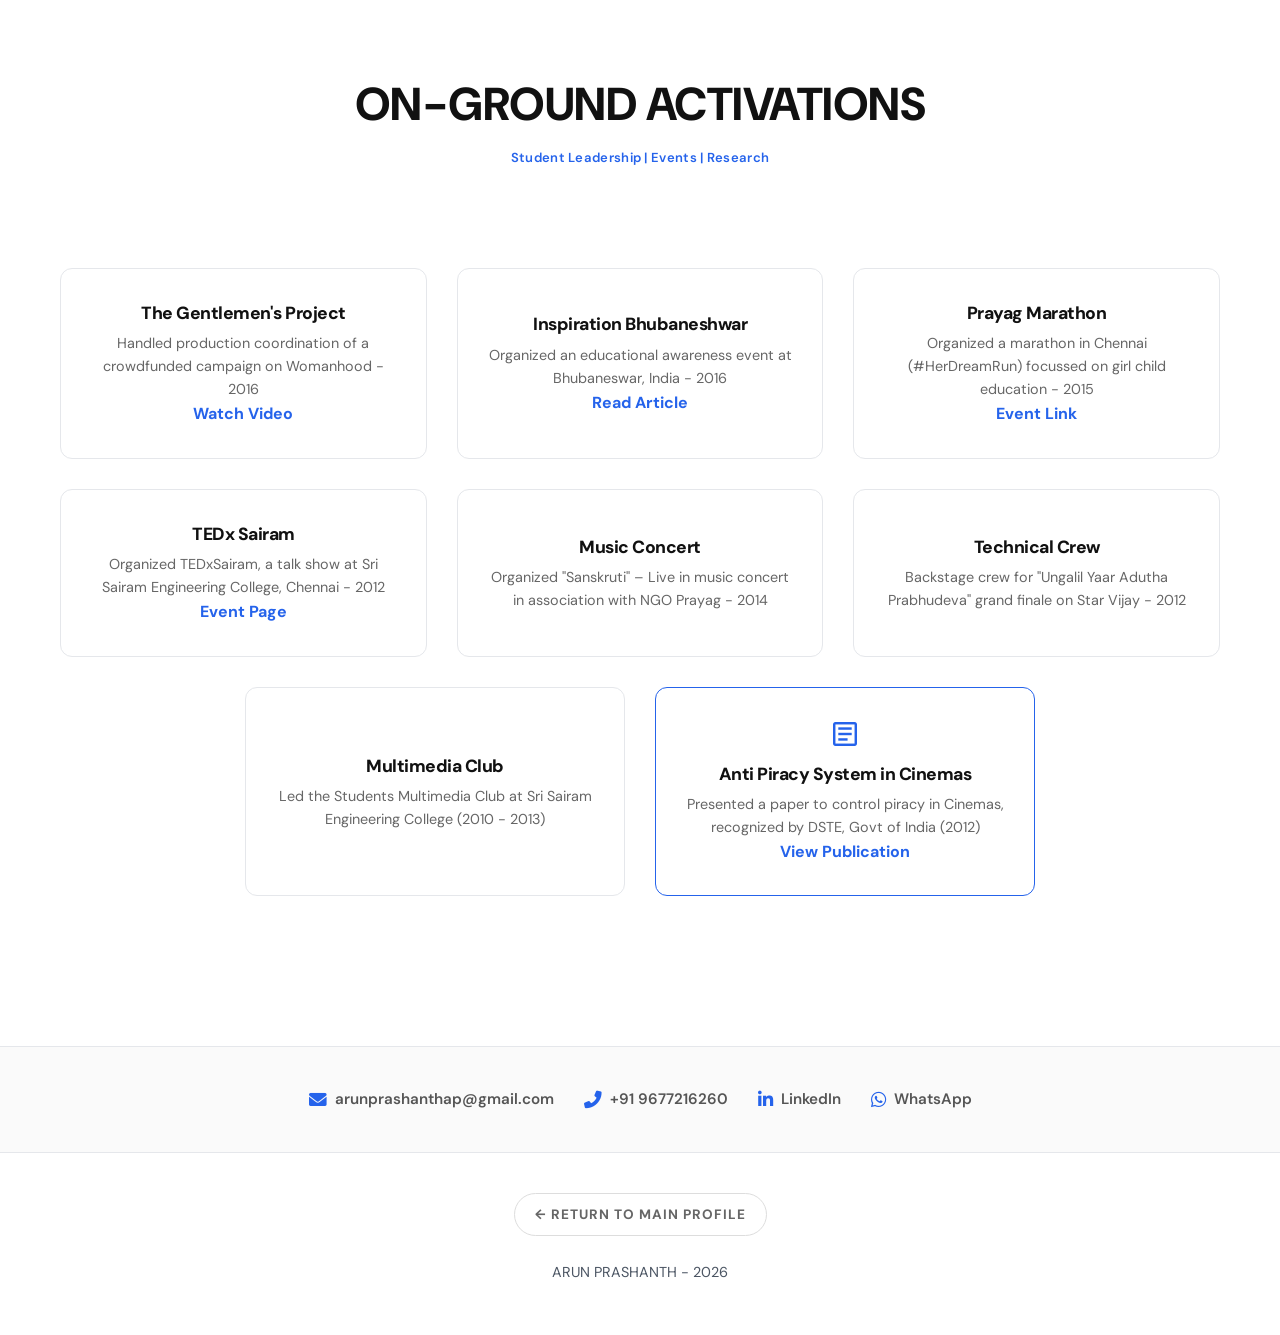
<file: student_work.html>
<!DOCTYPE html>
<html lang="en">
<head>
    <meta charset="UTF-8">
    <meta name="viewport" content="width=device-width, initial-scale=1.0">
    <title>Student & On-Ground Activations</title>
    <link rel="stylesheet" href="style.css">
    <link href="https://fonts.googleapis.com/css2?family=DM+Sans:ital,opsz,wght@0,9..40,100..1000;1,9..40,100..1000&display=swap" rel="stylesheet">
    <link rel="stylesheet" href="https://fonts.googleapis.com/css2?family=Material+Symbols+Outlined:opsz,wght,FILL,GRAD@24,400,0,0" />
    <link rel="stylesheet" href="https://cdnjs.cloudflare.com/ajax/libs/font-awesome/6.0.0/css/all.min.css">
</head>
<body>

    <header class="hero-section" style="padding: 80px 0 40px;">
        <div class="container text-center">
            <h1 class="name-title">ON-GROUND ACTIVATIONS</h1>
            <p class="cred-line">Student Leadership | Events | Research</p>
        </div>
    </header>

    <section class="section-padding">
        <div class="container">
            <div class="flexible-grid">
                
                <div class="act-card">
                    <h4>The Gentlemen's Project</h4>
                    <p>Handled production coordination of a crowdfunded campaign on Womanhood - 2016</p>
                    <a href="https://www.youtube.com/watch?v=ubkTtDEkgsk" target="_blank" class="hyperlink">Watch Video</a>
                </div>

                <div class="act-card">
                    <h4>Inspiration Bhubaneshwar</h4>
                    <p>Organized an educational awareness event at Bhubaneswar, India - 2016</p>
                    <a href="https://whistlingwoodsinternational.wordpress.com/2016/04/06/inspiration-2016-bhubaneshwar/" target="_blank" class="hyperlink">Read Article</a>
                </div>

                <div class="act-card">
                    <h4>Prayag Marathon</h4>
                    <p>Organized a marathon in Chennai (#HerDreamRun) focussed on girl child education - 2015</p>
                    <a href="https://in.explara.com/e/her-dream-run--the-prayag-marathon" target="_blank" class="hyperlink">Event Link</a>
                </div>

                <div class="act-card">
                    <h4>TEDx Sairam</h4>
                    <p>Organized TEDxSairam, a talk show at Sri Sairam Engineering College, Chennai - 2012</p>
                    <a href="https://www.ted.com/tedx/events/5950" target="_blank" class="hyperlink">Event Page</a>
                </div>

                <div class="act-card">
                    <h4>Music Concert</h4>
                    <p>Organized "Sanskruti" – Live in music concert in association with NGO Prayag - 2014</p>
                </div>

                <div class="act-card">
                    <h4>Technical Crew</h4>
                    <p>Backstage crew for "Ungalil Yaar Adutha Prabhudeva" grand finale on Star Vijay - 2012</p>
                </div>

                <div class="act-card">
                    <h4>Multimedia Club</h4>
                    <p>Led the Students Multimedia Club at Sri Sairam Engineering College (2010 - 2013)</p>
                </div>

                <div class="act-card publication-card" style="border-color: var(--blue);">
                    <span class="material-symbols-outlined" style="font-size: 2rem; color:var(--blue); margin-bottom:10px;">article</span>
                    <h4>Anti Piracy System in Cinemas</h4>
                    <p>Presented a paper to control piracy in Cinemas, recognized by DSTE, Govt of India (2012)</p>
                    <a href="https://link.springer.com/chapter/10.1007/978-3-642-29216-3_31" target="_blank" class="hyperlink">View Publication</a>
                </div>

            </div>
        </div>
    </section>

    <section class="mini-contact-section">
        <div class="container text-center">
            <div class="mini-contact-row">
                <a href="mailto:arunprashanthap@gmail.com" class="mini-contact-item">
                    <i class="fas fa-envelope"></i> arunprashanthap@gmail.com
                </a>
                <a href="tel:+919677216260" class="mini-contact-item">
                    <i class="fas fa-phone-alt"></i> +91 9677216260
                </a>
                <a href="http://linkedin.com/in/arunprashanthap" target="_blank" class="mini-contact-item">
                    <i class="fab fa-linkedin-in"></i> LinkedIn
                </a>
                <a href="https://wa.me/+919677216260" target="_blank" class="mini-contact-item">
                    <i class="fab fa-whatsapp"></i> WhatsApp
                </a>
            </div>
        </div>
    </section>

    <footer>
        <div class="container text-center">
            <div style="margin-bottom: 25px;">
                <a href="javascript:window.close()" class="back-link">← Return to Main Profile</a>
            </div>
            <p>ARUN PRASHANTH - 2026</p>
        </div>
    </footer>

</body>
</html>
</file>
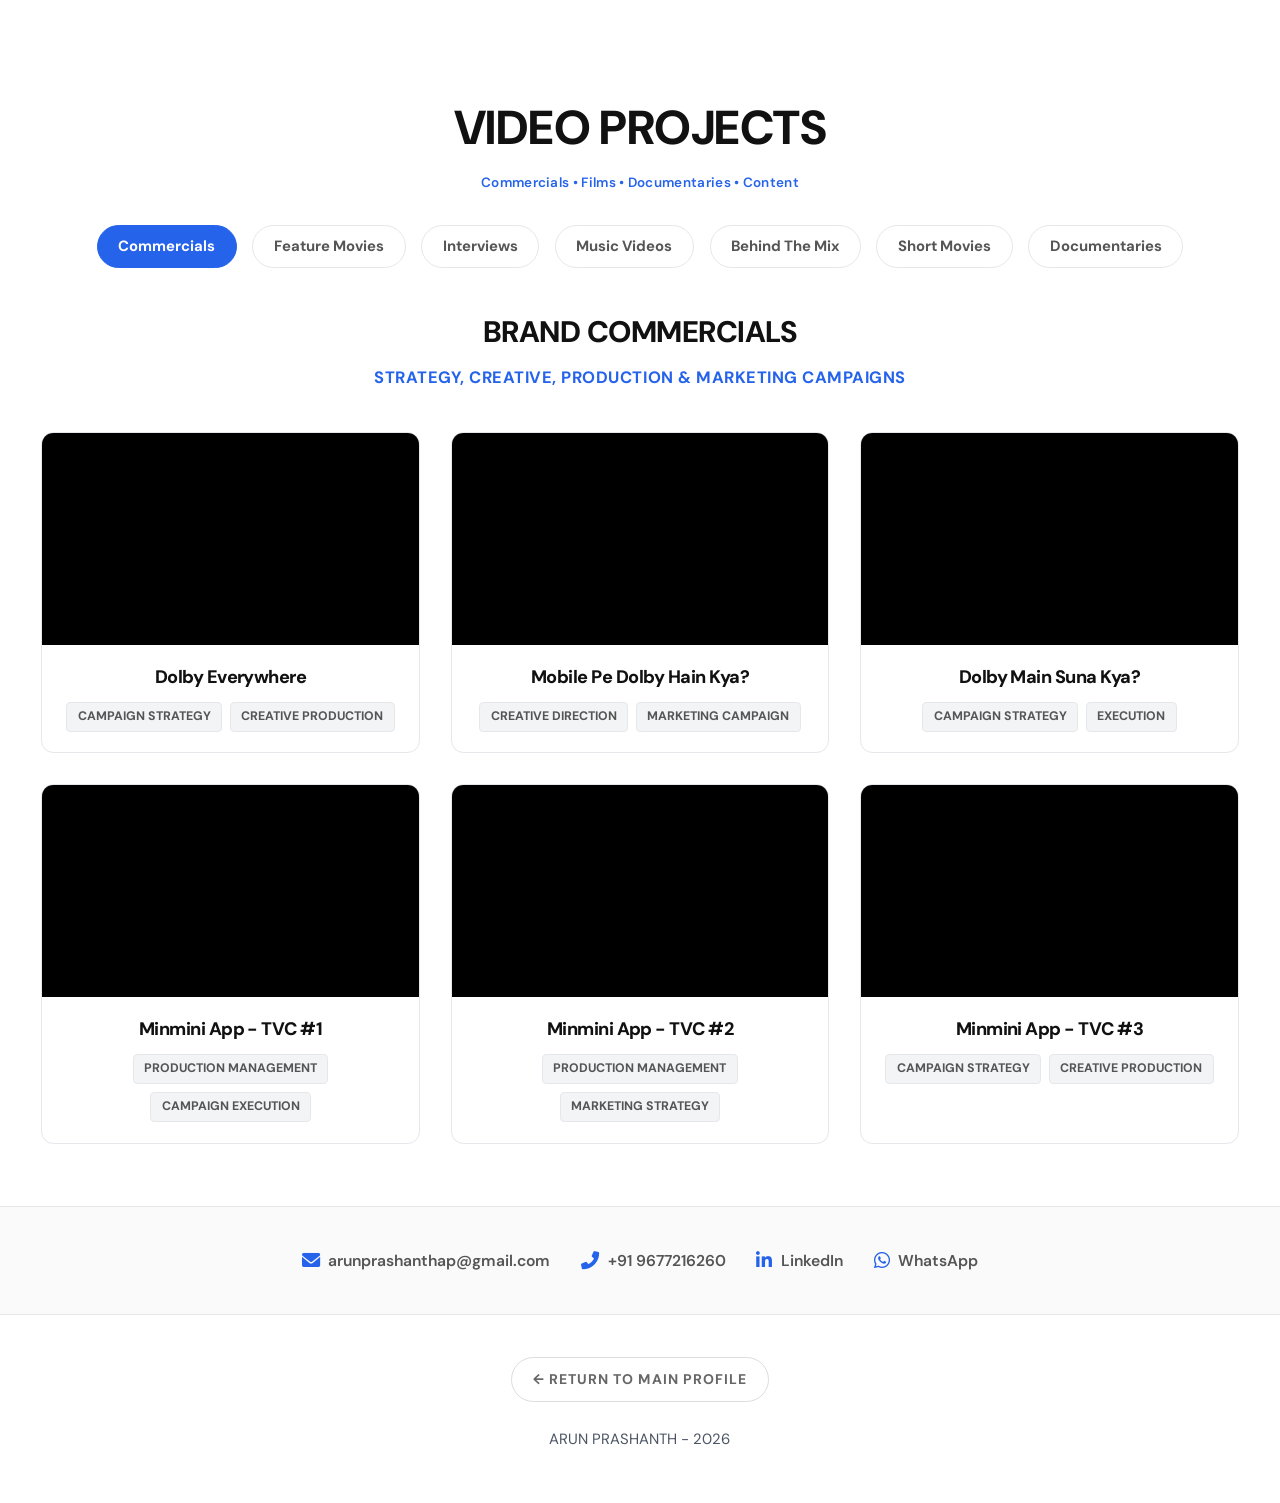
<file: video_portfolio.html>
<!DOCTYPE html>
<html lang="en">
<head>
    <meta charset="UTF-8">
    <meta name="viewport" content="width=device-width, initial-scale=1.0">
    <title>Video Projects | Arun Prashanth</title>
    
    <link rel="stylesheet" href="style.css">
    <link rel="stylesheet" href="video_style.css">
    
    <link href="https://fonts.googleapis.com/css2?family=DM+Sans:ital,opsz,wght@0,9..40,100..1000;1,9..40,100..1000&display=swap" rel="stylesheet">
    <link rel="stylesheet" href="https://fonts.googleapis.com/css2?family=Material+Symbols+Outlined:opsz,wght,FILL,GRAD@24,400,0,0" />
    <link rel="stylesheet" href="https://cdnjs.cloudflare.com/ajax/libs/font-awesome/6.0.0/css/all.min.css">
</head>
<body>

    <header class="hero-section" style="padding: 100px 0 40px;">
        <div class="container text-center">
            <h1 class="name-title">VIDEO PROJECTS</h1>
            <p class="cred-line">Commercials • Films • Documentaries • Content</p>
            
            <div class="filter-container">
                <button class="filter-btn active" data-filter="commercials">Commercials</button>
                <button class="filter-btn" data-filter="features">Feature Movies</button>
                <button class="filter-btn" data-filter="interviews">Interviews</button>
                <button class="filter-btn" data-filter="music">Music Videos</button>
                <button class="filter-btn" data-filter="dolby">Behind The Mix</button>
                <button class="filter-btn" data-filter="shorts">Short Movies</button>
                <button class="filter-btn" data-filter="docs">Documentaries</button>
            </div>
        </div>
    </header>

    <div class="container main-video-container">

        <div id="commercials" class="portfolio-section filter-item">
            <div class="category-header">
                <h3>Brand Commercials</h3>
                <p class="category-role">Strategy, Creative, Production & Marketing Campaigns</p>
            </div>
            <div class="video-grid">
                <div class="video-card">
                    <div class="video-frame"><iframe src="https://www.youtube.com/embed/R_7UkcF0WAY" title="Dolby Everywhere" frameborder="0" allow="accelerometer; autoplay; clipboard-write; encrypted-media; gyroscope; picture-in-picture; web-share" allowfullscreen></iframe></div>
                    <div class="video-meta">
                        <h4>Dolby Everywhere</h4>
                        <div class="tag-row"><span class="v-tag">Campaign Strategy</span><span class="v-tag">Creative Production</span></div>
                    </div>
                </div>
                <div class="video-card">
                    <div class="video-frame"><iframe src="https://www.youtube.com/embed/D0wj0Z1EkYU" title="Mobile Pe Dolby" frameborder="0" allow="accelerometer; autoplay; clipboard-write; encrypted-media; gyroscope; picture-in-picture; web-share" allowfullscreen></iframe></div>
                    <div class="video-meta">
                        <h4>Mobile Pe Dolby Hain Kya?</h4>
                        <div class="tag-row"><span class="v-tag">Creative Direction</span><span class="v-tag">Marketing Campaign</span></div>
                    </div>
                </div>
                <div class="video-card">
                    <div class="video-frame"><iframe src="https://www.youtube.com/embed/e6TAzGQtXKc" title="Dolby Main Suna Kya" frameborder="0" allow="accelerometer; autoplay; clipboard-write; encrypted-media; gyroscope; picture-in-picture; web-share" allowfullscreen></iframe></div>
                    <div class="video-meta">
                        <h4>Dolby Main Suna Kya?</h4>
                        <div class="tag-row"><span class="v-tag">Campaign Strategy</span><span class="v-tag">Execution</span></div>
                    </div>
                </div>
                <div class="video-card">
                    <div class="video-frame"><iframe src="https://www.youtube.com/embed/enRSQI29NKU" title="Minmini TVC 1" frameborder="0" allow="accelerometer; autoplay; clipboard-write; encrypted-media; gyroscope; picture-in-picture; web-share" allowfullscreen></iframe></div>
                    <div class="video-meta">
                        <h4>Minmini App - TVC #1</h4>
                        <div class="tag-row"><span class="v-tag">Production Management</span><span class="v-tag">Campaign Execution</span></div>
                    </div>
                </div>
                <div class="video-card">
                    <div class="video-frame"><iframe src="https://www.youtube.com/embed/MzbtQgnnU_E" title="Minmini TVC 2" frameborder="0" allow="accelerometer; autoplay; clipboard-write; encrypted-media; gyroscope; picture-in-picture; web-share" allowfullscreen></iframe></div>
                    <div class="video-meta">
                        <h4>Minmini App - TVC #2</h4>
                        <div class="tag-row"><span class="v-tag">Production Management</span><span class="v-tag">Marketing Strategy</span></div>
                    </div>
                </div>
                <div class="video-card">
                    <div class="video-frame"><iframe src="https://www.youtube.com/embed/Bzy_mR_HDas" title="Minmini TVC 3" frameborder="0" allow="accelerometer; autoplay; clipboard-write; encrypted-media; gyroscope; picture-in-picture; web-share" allowfullscreen></iframe></div>
                    <div class="video-meta">
                        <h4>Minmini App - TVC #3</h4>
                        <div class="tag-row"><span class="v-tag">Campaign Strategy</span><span class="v-tag">Creative Production</span></div>
                    </div>
                </div>
            </div>
        </div>

        <div id="features" class="portfolio-section filter-item" style="display:none;">
            <div class="category-header">
                <h3>Feature Movies</h3>
                <p class="category-role">Executive Producer & Marketing Campaigns</p>
            </div>
            <div class="video-grid">
                <div class="video-card">
                    <div class="video-frame"><iframe src="https://www.youtube.com/embed/uav82NHzGRM" title="Adhe Kangal" frameborder="0" allow="accelerometer; autoplay; clipboard-write; encrypted-media; gyroscope; picture-in-picture; web-share" allowfullscreen></iframe></div>
                    <div class="video-meta">
                        <h4>Adhe Kangal</h4>
                        <div class="tag-row"><span class="v-tag">Executive Producer</span><span class="v-tag">Film Marketing</span></div>
                    </div>
                </div>
                <div class="video-card">
                    <div class="video-frame"><iframe src="https://www.youtube.com/embed/pSSF1-nZVMI" title="Maayavan" frameborder="0" allow="accelerometer; autoplay; clipboard-write; encrypted-media; gyroscope; picture-in-picture; web-share" allowfullscreen></iframe></div>
                    <div class="video-meta">
                        <h4>Maayavan</h4>
                        <div class="tag-row"><span class="v-tag">Executive Producer</span><span class="v-tag">Film Marketing</span></div>
                    </div>
                </div>
            </div>
        </div>

        <div id="interviews" class="portfolio-section filter-item" style="display:none;">
            <div class="category-header">
                <h3>Celebrity Interviews</h3>
                <p class="category-role">Conceptualised, Produced & Social Media Campaigns</p>
            </div>
            <div class="video-grid">
                <div class="video-card">
                    <div class="video-frame"><iframe src="https://www.youtube.com/embed/9x-e6dTURLw" title="Interview 1" frameborder="0" allow="accelerometer; autoplay; clipboard-write; encrypted-media; gyroscope; picture-in-picture; web-share" allowfullscreen></iframe></div>
                    <div class="video-meta">
                        <h4>Celebrity Interview #1</h4>
                        <div class="tag-row"><span class="v-tag">Show Producer</span><span class="v-tag">Social Media Strategy</span></div>
                    </div>
                </div>
                <div class="video-card">
                    <div class="video-frame"><iframe src="https://www.youtube.com/embed/ReMUnGRkllk" title="Interview 2" frameborder="0" allow="accelerometer; autoplay; clipboard-write; encrypted-media; gyroscope; picture-in-picture; web-share" allowfullscreen></iframe></div>
                    <div class="video-meta">
                        <h4>Celebrity Interview #2</h4>
                        <div class="tag-row"><span class="v-tag">Show Producer</span><span class="v-tag">Content Strategy</span></div>
                    </div>
                </div>
                <div class="video-card">
                    <div class="video-frame"><iframe src="https://www.youtube.com/embed/YbNPgXC9Z8g" title="Interview 3" frameborder="0" allow="accelerometer; autoplay; clipboard-write; encrypted-media; gyroscope; picture-in-picture; web-share" allowfullscreen></iframe></div>
                    <div class="video-meta">
                        <h4>Celebrity Interview #3</h4>
                        <div class="tag-row"><span class="v-tag">Show Producer</span><span class="v-tag">Content Creation</span></div>
                    </div>
                </div>
            </div>
        </div>

        <div id="music" class="portfolio-section filter-item" style="display:none;">
            <div class="category-header">
                <h3>Music Videos</h3>
                <p class="category-role">Produced, Directed & Promoted</p>
            </div>
            <div class="video-grid">
                <div class="video-card">
                    <div class="video-frame"><iframe src="https://www.youtube.com/embed/FPshArk7-c8" title="Music Video 1" frameborder="0" allow="accelerometer; autoplay; clipboard-write; encrypted-media; gyroscope; picture-in-picture; web-share" allowfullscreen></iframe></div>
                    <div class="video-meta">
                        <h4>Music Video #1</h4>
                        <div class="tag-row"><span class="v-tag">Creative Direction</span><span class="v-tag">Production</span></div>
                    </div>
                </div>
                <div class="video-card">
                    <div class="video-frame"><iframe src="https://www.youtube.com/embed/La5q00MY4MQ" title="Music Video 2" frameborder="0" allow="accelerometer; autoplay; clipboard-write; encrypted-media; gyroscope; picture-in-picture; web-share" allowfullscreen></iframe></div>
                    <div class="video-meta">
                        <h4>Music Video #2</h4>
                        <div class="tag-row"><span class="v-tag">Creative Direction</span><span class="v-tag">Promotion</span></div>
                    </div>
                </div>
                <div class="video-card">
                    <div class="video-frame"><iframe src="https://www.youtube.com/embed/eK24JIojZv8" title="Music Video 3" frameborder="0" allow="accelerometer; autoplay; clipboard-write; encrypted-media; gyroscope; picture-in-picture; web-share" allowfullscreen></iframe></div>
                    <div class="video-meta">
                        <h4>Music Video #3</h4>
                        <div class="tag-row"><span class="v-tag">Video Production</span></div>
                    </div>
                </div>
            </div>
        </div>

        <div id="dolby" class="portfolio-section filter-item" style="display:none;">
            <div class="category-header">
                <h3>Behind The Mix - Dolby</h3>
                <p class="category-role">Conceptualised, Produced & Executed Marketing Campaigns</p>
            </div>
            <div class="video-grid">
                <div class="video-card">
                    <div class="video-frame"><iframe src="https://www.youtube.com/embed/4B8-bLob7ls" title="KGF" frameborder="0" allow="accelerometer; autoplay; clipboard-write; encrypted-media; gyroscope; picture-in-picture; web-share" allowfullscreen></iframe></div>
                    <div class="video-meta">
                        <h4>KGF: Chapter 1</h4>
                        <div class="tag-row"><span class="v-tag">Conceptualization</span><span class="v-tag">Production</span></div>
                    </div>
                </div>
                <div class="video-card">
                    <div class="video-frame"><iframe src="https://www.youtube.com/embed/DFdSCGkNl8I" title="Monster" frameborder="0" allow="accelerometer; autoplay; clipboard-write; encrypted-media; gyroscope; picture-in-picture; web-share" allowfullscreen></iframe></div>
                    <div class="video-meta">
                        <h4>Monster</h4>
                        <div class="tag-row"><span class="v-tag">Conceptualization</span><span class="v-tag">Marketing</span></div>
                    </div>
                </div>
                <div class="video-card">
                    <div class="video-frame"><iframe src="https://www.youtube.com/embed/0kQK54EZU48" title="November Story" frameborder="0" allow="accelerometer; autoplay; clipboard-write; encrypted-media; gyroscope; picture-in-picture; web-share" allowfullscreen></iframe></div>
                    <div class="video-meta">
                        <h4>November Story</h4>
                        <div class="tag-row"><span class="v-tag">Production</span><span class="v-tag">Campaign Management</span></div>
                    </div>
                </div>
            </div>
        </div>

        <div id="shorts" class="portfolio-section filter-item" style="display:none;">
            <div class="category-header">
                <h3>Short Movies</h3>
                <p class="category-role">Produced & Directed</p>
            </div>
            <div class="video-grid">
                <div class="video-card">
                    <div class="video-frame"><iframe src="https://www.youtube.com/embed/ubkTtDEkgsk" title="KAASH" frameborder="0" allow="accelerometer; autoplay; clipboard-write; encrypted-media; gyroscope; picture-in-picture; web-share" allowfullscreen></iframe></div>
                    <div class="video-meta">
                        <h4>KAASH: The Gentlemen's Project</h4>
                        <div class="tag-row"><span class="v-tag">Film Production</span><span class="v-tag">Direction</span></div>
                    </div>
                </div>
                <div class="video-card">
                    <div class="video-frame"><iframe src="https://www.youtube.com/embed/iIs7a4xa_8U" title="JHANSA" frameborder="0" allow="accelerometer; autoplay; clipboard-write; encrypted-media; gyroscope; picture-in-picture; web-share" allowfullscreen></iframe></div>
                    <div class="video-meta">
                        <h4>JHANSA</h4>
                        <div class="tag-row"><span class="v-tag">Film Production</span><span class="v-tag">Direction</span></div>
                    </div>
                </div>
                <div class="video-card">
                    <div class="video-frame"><iframe src="https://www.youtube.com/embed/lp8nLF4iWdo" title="Moondrezhuthu" frameborder="0" allow="accelerometer; autoplay; clipboard-write; encrypted-media; gyroscope; picture-in-picture; web-share" allowfullscreen></iframe></div>
                    <div class="video-meta">
                        <h4>Moondrezhuthu</h4>
                        <div class="tag-row"><span class="v-tag">Film Production</span><span class="v-tag">Direction</span></div>
                    </div>
                </div>
            </div>
        </div>

        <div id="docs" class="portfolio-section filter-item" style="display:none;">
            <div class="category-header">
                <h3>Documentaries</h3>
                <p class="category-role">Produced & Directed</p>
            </div>
            <div class="video-grid">
                <div class="video-card">
                    <div class="video-frame"><iframe src="https://www.youtube.com/embed/wZFDI27qjkM" title="inSync" frameborder="0" allow="accelerometer; autoplay; clipboard-write; encrypted-media; gyroscope; picture-in-picture; web-share" allowfullscreen></iframe></div>
                    <div class="video-meta">
                        <h4>inSync: Rakesh Ranjan</h4>
                        <div class="tag-row"><span class="v-tag">Documentary</span><span class="v-tag">Direction</span></div>
                    </div>
                </div>
                <div class="video-card">
                    <div class="video-frame"><iframe src="https://www.youtube.com/embed/ukOPDv8a7uk" title="Prayag Trust" frameborder="0" allow="accelerometer; autoplay; clipboard-write; encrypted-media; gyroscope; picture-in-picture; web-share" allowfullscreen></iframe></div>
                    <div class="video-meta">
                        <h4>Prayag Charitable Trust</h4>
                        <div class="tag-row"><span class="v-tag">Social Cause</span><span class="v-tag">Direction</span></div>
                    </div>
                </div>
                <div class="video-card">
                    <div class="video-frame"><iframe src="https://www.youtube.com/embed/E9CmJmte6lY" title="Prayag Movie" frameborder="0" allow="accelerometer; autoplay; clipboard-write; encrypted-media; gyroscope; picture-in-picture; web-share" allowfullscreen></iframe></div>
                    <div class="video-meta">
                        <h4>Prayag Movie</h4>
                        <div class="tag-row"><span class="v-tag">Documentary</span><span class="v-tag">Direction</span></div>
                    </div>
                </div>
            </div>
        </div>

    </div>
	
	    <section class="mini-contact-section">
        <div class="container text-center">
            <div class="mini-contact-row">
                <a href="mailto:arunprashanthap@gmail.com" class="mini-contact-item">
                    <i class="fas fa-envelope"></i> arunprashanthap@gmail.com
                </a>
                <a href="tel:+919677216260" class="mini-contact-item">
                    <i class="fas fa-phone-alt"></i> +91 9677216260
                </a>
                <a href="http://linkedin.com/in/arunprashanthap" target="_blank" class="mini-contact-item">
                    <i class="fab fa-linkedin-in"></i> LinkedIn
                </a>
                <a href="https://wa.me/+919677216260" target="_blank" class="mini-contact-item">
                    <i class="fab fa-whatsapp"></i> WhatsApp
                </a>
            </div>
        </div>
    </section>

    <footer>
        <div class="container text-center">
            <div style="margin-bottom: 25px;">
                <a href="javascript:window.close()" class="back-link">← Return to Main Profile</a>
            </div>
            <p>ARUN PRASHANTH - 2026</p>
        </div>
    </footer>

    <script src="video_script.js"></script>
    
    <script src="script.js"></script>

</body>
</html>
</file>
<file: style.css>
/* =========================================
   1. RESET & VARIABLES
   ========================================= */
:root {
    --white: #ffffff;
    --black: #111111;
    --blue: #2563EB;       /* Primary Accent */
    --blue-dark: #1E40AF;
    --light-gray: #F3F4F6;
    --tab-active-bg: #E5E7EB;
    --border: #E5E7EB;
    --font-main: 'DM Sans', sans-serif;
}

* { margin: 0; padding: 0; box-sizing: border-box; }

/* SCROLL BEHAVIOR SETTINGS */
html { 
    scroll-behavior: smooth; 
    overflow-x: hidden;
}

/* FIX 1: Global Scroll Offset */
section {
    scroll-margin-top: 50px; 
}

/* FIX 2: Specific About Me Offset */
#about {
    scroll-margin-top: 175px;
}

body { 
    background: var(--white); 
    color: var(--black); 
    font-family: var(--font-main); 
    line-height: 1.6; 
    overflow-x: hidden;
    width: 100%;
}

h1, h2, h3, h4 { 
    font-weight: 800; 
    color: var(--black); 
    letter-spacing: -0.5px; 
}

p { color: #4B5563; margin-bottom: 10px; }
a { text-decoration: none; color: inherit; transition: 0.3s; }
.blue-text { color: var(--blue); }
.text-center { text-align: center; }

/* =========================================
   2. LAYOUT UTILITIES
   ========================================= */
.container { max-width: 1200px; margin: 0 auto; padding: 0 20px; width: 100%; }
.section-padding { padding: 60px 0; }
.section-padding-tight { padding: 40px 0; }
.bg-light { background-color: var(--light-gray); }
.section-header { margin-bottom: 40px; text-align: center; }
.section-header h2 { text-transform: uppercase; font-size: 2rem; }

/* =========================================
   3. NAVIGATION
   ========================================= */
.navbar { 
    position: fixed; top: 0; left: 0; width: 100%; 
    background: rgba(255,255,255,0.98); 
    border-bottom: 1px solid var(--border); 
    z-index: 1000; padding: 15px 0; 
}
.nav-container { display: flex; justify-content: space-between; align-items: center; }
.logo { font-size: 1.4rem; font-weight: 800; white-space: nowrap; }
.dot { color: var(--blue); }

.nav-links { display: flex; gap: 25px; list-style: none; align-items: center; }
.nav-links a { font-weight: 700; font-size: 0.85rem; text-transform: uppercase; color: #555; white-space: nowrap; }
.nav-links a:hover { color: var(--blue); }
.nav-connect { color: white !important; background: var(--black); border: 1px solid var(--black); padding: 8px 15px; border-radius: 4px; }
.nav-connect:hover { background: white; color: var(--blue) !important; border-color: var(--blue); }

/* Dropdown */
.dropdown { position: relative; cursor: pointer; font-weight: 600; font-size: 0.85rem; text-transform: uppercase; color: #555; display: flex; align-items: center; }
.dropdown:hover { color: var(--blue); }
.dropdown-menu { display: none; position: absolute; top: 100%; right: 0; background: white; border: 1px solid var(--border); box-shadow: 0 5px 15px rgba(0,0,0,0.1); min-width: 180px; padding: 10px 0; border-radius: 4px; list-style: none; }
.dropdown:hover .dropdown-menu { display: block; }
.dropdown-menu li a { display: block; padding: 10px 20px; text-transform: none; color: #555; font-size: 0.9rem; }
.dropdown-menu li a:hover { background: var(--light-gray); color: var(--blue); }

/* Hamburger */
.hamburger { display: none; flex-direction: column; gap: 5px; cursor: pointer; }
.bar { width: 25px; height: 3px; background: var(--black); transition: 0.3s; }


/* =========================================
   NAV HOVER SECTION PREVIEWS
   ========================================= */
.nav-links > li { position: relative; display: flex; align-items: center; }

.nav-preview-link {
    position: absolute;
    top: calc(100% + 1px);
    left: 50%;
    width: 430px;
    height: 230px;
    transform: translateX(-50%) translateY(-4px);
    opacity: 0;
    visibility: hidden;
    pointer-events: auto;
    z-index: 1200;
    padding: 8px;
    border: 1px solid rgba(255,255,255,0.82);
    border-radius: 16px;
    background: rgba(255,255,255,0.32);
    box-shadow: 0 20px 45px rgba(17,17,17,0.18);
    backdrop-filter: blur(18px) saturate(125%);
    -webkit-backdrop-filter: blur(18px) saturate(125%);
    transition: opacity 0.22s ease, transform 0.22s ease, visibility 0.22s ease;
    overflow: hidden;
    box-sizing: border-box;
    text-decoration: none;
    color: inherit;
}

.nav-preview-link::before {
    content: '';
    position: absolute;
    inset: 0;
    background: linear-gradient(135deg, rgba(255,255,255,0.42), rgba(37,99,235,0.08) 55%, rgba(243,244,246,0.24));
    pointer-events: none;
    z-index: 0;
}

.nav-preview-link::after {
    content: '';
    position: absolute;
    top: -5px;
    left: 50%;
    width: 12px;
    height: 12px;
    transform: translateX(-50%) rotate(45deg);
    background: rgba(255,255,255,0.42);
    border-left: 1px solid rgba(255,255,255,0.72);
    border-top: 1px solid rgba(255,255,255,0.72);
    backdrop-filter: blur(12px);
}

.nav-preview-stage {
    position: relative;
    z-index: 1;
    width: 100%;
    height: 100%;
    overflow: hidden;
    border-radius: 11px;
    background: rgba(255,255,255,0.08);
}

.nav-preview-content {
    position: absolute !important;
    left: 0;
    top: 0;
    width: 1200px !important;
    max-width: 1200px !important;
    min-height: 0 !important;
    height: auto !important;
    margin: 0 !important;
    padding: 60px 0 !important;
    transform-origin: top left;
    background: transparent !important;
    color: var(--black);
    box-sizing: border-box;
}

.nav-preview-content * {
    animation: none !important;
    transition: none !important;
    box-sizing: border-box;
    pointer-events: none !important;
    cursor: default !important;
}

.nav-preview-content .container {
    width: 100% !important;
    max-width: 1200px !important;
    padding: 0 20px !important;
    margin: 0 auto !important;
}

.nav-preview-content .section-header {
    margin-bottom: 40px !important;
    text-align: center !important;
}

.nav-preview-content .section-header h2,
.nav-preview-content h2,
.nav-preview-content h3,
.nav-preview-content h4,
.nav-preview-content p,
.nav-preview-content .category-title {
    text-align: center !important;
}

/* ABOUT: dedicated scaled canvas */
.nav-preview-content.preview-static-about {
    position: absolute !important;
    left: 0 !important;
    top: 0 !important;
    width: 1200px !important;
    max-width: 1200px !important;
    height: 504px !important;
    min-height: 504px !important;
    margin: 0 !important;
    padding: 0 !important;
    background: transparent !important;
    overflow: visible !important;
    box-sizing: border-box !important;
}

.nav-preview-content.preview-static-about::before {
    content: '';
    position: absolute;
    left: 0;
    right: 0;
    top: 120px;
    bottom: 0;
    background: var(--light-gray);
    z-index: 0;
    pointer-events: none;
}

.nav-preview-content.preview-static-about > .container {
    position: relative !important;
    width: 1200px !important;
    max-width: 1200px !important;
    height: 504px !important;
    margin: 0 auto !important;
    padding: 0 !important;
    z-index: 1 !important;
}

.nav-preview-content.preview-static-about .about-grid-compact {
    position: relative !important;
    display: flex !important;
    align-items: flex-end !important;
    justify-content: center !important;
    gap: 30px !important;
    width: 1180px !important;
    height: 504px !important;
    margin: 0 auto !important;
}

.nav-preview-content.preview-static-about .pop-out-img {
    position: relative !important;
    left: auto !important;
    top: auto !important;
    bottom: auto !important;
    flex: 0 0 350px !important;
    width: 350px !important;
    height: auto !important;
    margin: 0 !important;
    margin-top: -120px !important;
    padding: 0 !important;
    z-index: 2 !important;
    line-height: 0 !important;
    background: transparent !important;
}

.nav-preview-content.preview-static-about .pop-out-img img {
    display: block !important;
    width: 350px !important;
    height: auto !important;
    margin: 0 !important;
    object-fit: contain !important;
}

.nav-preview-content.preview-static-about .about-txt {
    position: relative !important;
    left: auto !important;
    top: auto !important;
    flex: 0 0 800px !important;
    width: 800px !important;
    max-width: 800px !important;
    margin: 0 !important;
    padding: 30px 0 !important;
    font-size: 1.05rem !important;
    line-height: 1.6 !important;
    text-align: left !important;
    align-self: flex-end !important;
    z-index: 2 !important;
    box-sizing: border-box !important;
}

.nav-preview-content.preview-static-about .about-txt h2 {
    margin: 0 0 10px !important;
    font-size: 2rem !important;
    line-height: 1.2 !important;
    text-align: left !important;
}

.nav-preview-content.preview-static-about .about-txt p {
    margin: 0 0 10px !important;
    font-size: 1.05rem !important;
    line-height: 1.6 !important;
    color: #4B5563 !important;
    text-align: left !important;
    white-space: normal !important;
    overflow-wrap: normal !important;
    word-break: normal !important;
    max-width: 800px !important;
}

/* IMPACT */
.nav-preview-content.impact-section {
    width: 1200px !important;
    max-width: 1200px !important;
    margin: 0 !important;
    padding: 60px 0 !important;
    min-height: 430px !important;
    height: 430px !important;
    background: var(--blue) !important;
    color: #fff !important;
    text-align: center !important;
    overflow: hidden !important;
}

.nav-preview-content.impact-section .impact-grid,
.nav-preview-content.impact-section .impact-box {
    background: transparent !important;
    color: #fff !important;
}

.nav-preview-content.impact-section .impact-box {
    display: flex !important;
    flex-direction: column !important;
    align-items: center !important;
    justify-content: center !important;
    min-width: 0 !important;
}

.nav-preview-content.impact-section .impact-num,
.nav-preview-content.impact-section .impact-lbl {
    color: #fff !important;
    white-space: nowrap !important;
}

.nav-preview-content .impact-title,
.nav-preview-content .impact-num,
.nav-preview-content .impact-lbl,
.nav-preview-content .market-row,
.nav-preview-content .market-text,
.nav-preview-content .map-icon {
    color: #fff !important;
}

.nav-preview-content .impact-grid {
    display: grid !important;
    grid-template-columns: repeat(4, 1fr) !important;
    gap: 30px !important;
    align-items: center !important;
}

.nav-preview-content .market-row {
    display: flex !important;
    justify-content: center !important;
    align-items: center !important;
    width: 100% !important;
}

/* CREDENTIALS */
.nav-preview-content .carousel-wrapper {
    max-width: 1100px !important;
    margin: 0 auto !important;
}

.nav-preview-content .carousel-container {
    overflow: hidden !important;
}

.nav-preview-content .carousel-track {
    justify-content: flex-start !important;
    align-items: stretch !important;
}

.nav-preview-content .small-card {
    flex: 0 0 260px !important;
    width: 260px !important;
    min-width: 260px !important;
    max-width: 260px !important;
    overflow: hidden !important;
    overflow-wrap: anywhere !important;
    word-break: normal !important;
    white-space: normal !important;
}

.nav-preview-content .cert-title,
.nav-preview-content .prov,
.nav-preview-content .year,
.nav-preview-content .link {
    max-width: 100% !important;
    overflow-wrap: anywhere !important;
    word-break: normal !important;
    white-space: normal !important;
    text-align: center !important;
}

/* CLIENTELE */
.nav-preview-content .client-grid {
    margin-left: auto !important;
    margin-right: auto !important;
    justify-content: center !important;
    align-items: stretch !important;
}

.nav-preview-content .client-card {
    overflow: hidden !important;
    overflow-wrap: anywhere !important;
    white-space: normal !important;
}

.nav-preview-content .fmcg-card {
    flex: 0 0 380px !important;
    width: 380px !important;
    max-width: 380px !important;
    justify-content: center !important;
    text-align: center !important;
}

.nav-preview-content .fmcg-text {
    min-width: 0 !important;
    flex: 1 1 auto !important;
    overflow-wrap: anywhere !important;
    white-space: normal !important;
    text-align: center !important;
}

.nav-preview-content .fmcg-text strong,
.nav-preview-content .fmcg-text span {
    max-width: 100% !important;
    overflow-wrap: anywhere !important;
    white-space: normal !important;
    text-align: center !important;
}

.nav-preview-content .fmcg-text span {
    display: block !important;
}

.nav-preview-content .bg-light,
.nav-preview-content .highlight-tabs-card,
.nav-preview-content .pillar-content-box,
.nav-preview-content .acc-item,
.nav-preview-content .client-card,
.nav-preview-content .contact-card-wrapper,
.nav-preview-content .pt-card,
.nav-preview-content .ach-card,
.nav-preview-content .edu-box-card {
    background: rgba(255,255,255,0.58) !important;
}

.nav-preview-content .pillar-nav,
.nav-preview-content .pillar-btn {
    background: rgba(37,99,235,0.72) !important;
}

.nav-preview-content .pillar-btn.active {
    background: rgba(229,231,235,0.72) !important;
}

.nav-preview-content .pillar-btn:hover {
    background: inherit !important;
    color: inherit !important;
}

.nav-preview-content .tag-item {
    background: rgba(255,255,255,0.58) !important;
}

.nav-links > li.preview-suppressed .nav-preview-link {
    opacity: 0 !important;
    visibility: hidden !important;
    pointer-events: none !important;
    transform: translateX(-50%) translateY(-8px) !important;
}

.nav-links > li:hover .nav-preview-link,
.nav-links > li:focus-within .nav-preview-link {
    opacity: 1;
    visibility: visible;
    pointer-events: auto;
    transform: translateX(-50%) translateY(0);
}

.nav-preview-link:hover {
    background: rgba(255,255,255,0.38);
    cursor: pointer;
}

.nav-preview-link::before,
.nav-preview-link::after {
    pointer-events: none;
}

@media (max-width: 1024px) {
    .nav-preview-link { display: none !important; }
}

@media (max-width: 768px) {
    .nav-preview-link { display: none !important; }
}

/* =========================================
   4. HERO SECTION (1920x600 Banner + Left Text Safe Zone)
   ========================================= */
.hero-section { 
    padding: 66px 0 40px; 
    background: var(--white);
    display: flex; 
    flex-direction: column; 
    align-items: center; 
    justify-content: center;
    width: 100%;
}

/* 1920x600 Banner Container */
.hero-banner-wrapper {
    position: relative;
    width: 100%;
    aspect-ratio: 1920 / 600;
    overflow: hidden;
    background: var(--white);
}

/* Banner Image with Mild Hover Zoom */
.hero-banner-img {
    display: block;
    width: 100%;
    height: 100%;
    object-fit: cover;
    object-position: right center;
    transition: transform 0.65s cubic-bezier(0.22, 1, 0.36, 1);
    transform-origin: center center;
    will-change: transform;
}

.hero-banner-wrapper:hover .hero-banner-img {
    transform: scale(1.035);
}

/* Overlay positioning the text inside the left 54% white space of the banner */
.hero-banner-overlay {
    position: absolute;
    inset: 0;
    display: flex;
    align-items: center;
    z-index: 2;
    pointer-events: none;
}

.hero-banner-inner {
    display: flex;
    align-items: center;
    justify-content: flex-start;
    width: 100%;
    height: 100%;
}

/* Left 54% safe zone so text never touches the floating phone/icons on the right */
.hero-text-box {
    width: 54%;
    max-width: 54%;
    text-align: left;
    pointer-events: auto;
    padding-right: 10px;
}

/* Prevent orphan words */
.nowrap-phrase {
    display: inline-block;
    white-space: nowrap;
}

.name-title { 
    font-size: clamp(2.2rem, 3.6vw, 3.5rem); 
    line-height: 1.08; 
    margin-bottom: clamp(10px, 1.4vw, 18px); 
    text-transform: uppercase; 
    white-space: nowrap;
}

.tagline { 
    font-size: clamp(1rem, 1.4vw, 1.45rem); 
    color: #111; 
    margin-bottom: clamp(10px, 1.3vw, 16px); 
    font-weight: 700; 
    line-height: 1.45;
    margin-left: 0;
    margin-right: 0;
    max-width: 100%;
}

.cred-line { 
    color: var(--blue); 
    font-weight: 600; 
    letter-spacing: 0.3px; 
    font-size: clamp(0.78rem, 1.02vw, 1.02rem); 
    line-height: 1.55;
    margin-bottom: 0; 
}

/* Portfolio Deck (Always below the banner container) */
.hero-cta-container {
    margin-top: 22px;
}
.hero-cta-block { display: flex; flex-direction: column; align-items: center; width: 100%; }
.portfolio-deck { display: flex; gap: 15px; align-items: center; justify-content: center; flex-wrap: wrap; }
.deck-label { font-weight: 700; color: #555; font-size: 0.9rem; margin-right: 10px; }
.deck-card { 
    display: inline-flex; align-items: center; gap: 8px; background: rgba(255, 255, 255, 0.9);
    border: 1px solid #ccc; color: #555; padding: 8px 15px;
    border-radius: 4px; font-size: 0.85rem; font-weight: 700;
    transition: 0.3s; backdrop-filter: blur(5px); text-decoration: none;
    cursor: pointer;
    line-height: normal;
}
.deck-card:hover { 
    background: var(--blue); 
    color: white; 
    border-color: var(--blue); 
    transform: translateY(-2px); 
    box-shadow: 0 5px 15px rgba(37, 99, 235, 0.2); 
}

/* Meta-style Verified Badge Icon in Prashanth Blue */
.verified-badge {
    color: var(--blue);
    font-size: 0.95rem;
    transition: color 0.3s ease;
}

.deck-card:hover .verified-badge {
    color: #ffffff;
}

/* =========================================
   5. ABOUT ME
   ========================================= */
.about-compact-section {
    margin-top: 60px; 
    padding-top: 0;
    padding-bottom: 0;
    overflow: visible !important; 
    position: relative;
    z-index: 10;
}

.about-grid-compact {
    display: flex;
    justify-content: space-between; 
    align-items: flex-end;       
    gap: 30px; 
}

.pop-out-img {
    flex: 0 0 350px; 
    width: 350px; 
    margin-top: -120px; 
    margin-bottom: 0;
    border: none !important;
    box-shadow: none !important;
    background: transparent !important;
    position: relative;
    z-index: 100;
    line-height: 0;
    pointer-events: none;
}

.pop-out-img img {
    display: block;
    width: 100%;
    height: auto;
    object-fit: contain;
    filter: none !important;
    box-shadow: none !important;
}

.about-txt {
    flex: 1; 
    padding-top: 30px;
    padding-bottom: 30px;
    font-size: 1.05rem;
    max-width: 100%;
}

/* Original About Grid (Fallback) */
.about-grid { display: flex; align-items: center; gap: 40px; justify-content: center; }
.about-img-box { 
    flex: 0 0 300px; height: 400px; 
    border-radius: 12px; border: 8px solid white;
    box-shadow: 0 10px 30px rgba(0,0,0,0.1); overflow: hidden;
}
.about-img-box img { width: 100%; height: 100%; object-fit: cover; }

/* =========================================
   6. EXPERTISE (HIGHLIGHT TABS) & SOFTWARE SKILLS
   ========================================= */
.highlight-tabs-card {
    background: var(--tab-active-bg);
    border: 1px solid var(--border);
    box-shadow: 0 6px 24px rgba(0, 0, 0, 0.06);
    border-radius: 4px;
    overflow: hidden;
    max-width: 1200px;
    margin: 0 auto;
}

.pillar-nav {
    display: flex;
    width: 100%;
    margin: 0;
    gap: 0;
    background: var(--blue);
    border-bottom: none;
}

.pillar-btn {
    flex: 1;
    appearance: none;
    -webkit-appearance: none;
    display: inline-flex;
    align-items: center;
    justify-content: center;
    gap: 8px;
    background: var(--blue);
    border: none;
    border-right: 1px solid rgba(255, 255, 255, 0.25);
    color: var(--white);
    padding: 18px 14px;
    border-radius: 0;
    font-family: var(--font-main);
    font-size: 0.92rem;
    font-weight: 700;
    cursor: pointer;
    transition: background-color 0.25s ease, color 0.25s ease;
}

.pillar-btn:last-child {
    border-right: none;
}

.pillar-btn .material-symbols-outlined {
    font-size: 1.2rem;
    color: var(--white);
    transition: color 0.25s ease;
}

.pillar-btn:hover,
.pillar-btn.active {
    background: var(--tab-active-bg);
    color: var(--blue);
}

.pillar-btn:hover .material-symbols-outlined,
.pillar-btn.active .material-symbols-outlined {
    color: var(--blue);
}

.pillar-content-box {
    padding: 40px 30px;
    background: var(--tab-active-bg);
    min-height: 190px;
    display: flex;
    align-items: center;
    justify-content: center;
}

.grid-tags {
    display: flex;
    flex-wrap: wrap;
    gap: 15px;
    justify-content: center;
    width: 100%;
}

.pillar-panel {
    display: none !important;
    animation: pillarFade 0.25s ease-out;
}

.pillar-panel.active {
    display: flex !important;
}

@keyframes pillarFade {
    from { opacity: 0; transform: translateY(6px); }
    to { opacity: 1; transform: translateY(0); }
}

.tag-item {
    background: white;
    border: 1px solid var(--border);
    padding: 12px 24px;
    font-weight: 600;
    border-radius: 50px;
    transition: 0.3s;
    cursor: default;
}

.tag-item:hover {
    background: var(--blue);
    color: white;
    border-color: var(--blue);
    transform: translateY(-3px);
    box-shadow: 0 4px 12px rgba(37, 99, 235, 0.2);
}

.blue-highlight { background: white; color: #333; }
.blue-highlight:hover { background: var(--blue); color: white; }

/* SOFTWARE SKILLS */
.skills-layout { 
    display: flex; 
    flex-wrap: wrap; 
    justify-content: center; 
    gap: 40px; 
}
.skill-col {
    flex: 1 1 300px;
    max-width: 480px;
    min-width: 280px;
}
.skill-col h3 { display: flex; align-items: center; justify-content: center; gap: 10px; margin-bottom: 20px; font-size: 1.2rem; }
.icon-blue { color: var(--blue); }
.clean-list { list-style: none; text-align: center; }
.clean-list li { padding: 8px 0; border-bottom: 1px solid #ddd; font-size: 0.95rem; }
.progress-item { margin-bottom: 12px; }
.p-label { display: flex; justify-content: space-between; font-size: 0.9rem; font-weight: 600; margin-bottom: 4px; }
.p-bar { height: 8px; background: #ddd; border-radius: 4px; overflow: hidden; }
.p-fill { height: 100%; background: var(--blue); border-radius: 4px; }
.p-fill[fill-level="95"] { width: 95%; }
.p-fill[fill-level="65"] { width: 65%; }
.p-fill[fill-level="60"] { width: 60%; }

/* =========================================
   7. IMPACT STRIP
   ========================================= */
.impact-section { background: var(--blue); color: white; padding: 60px 0; text-align: center; }
.impact-title { color: white; margin-bottom: 40px; text-transform: uppercase; letter-spacing: 2px; }
.impact-grid { display: grid; grid-template-columns: repeat(auto-fit, minmax(200px, 1fr)); gap: 30px; }
.impact-num { font-size: 3.5rem; font-weight: 800; display: block; line-height: 1; margin-bottom: 5px; }
.market-row { font-size: 1.2rem; font-weight: 700; display: flex; align-items: center; justify-content: center; gap: 10px; margin-top: 30px; padding-top: 20px; border-top: 1px solid rgba(255,255,255,0.2); }

/* =========================================
   8. EXPERIENCE ACCORDION
   ========================================= */
.accordion { max-width: 900px; margin: 0 auto; }
.acc-item { border-bottom: 1px solid var(--border); background: white; margin-bottom: 10px; }
.acc-header { display: flex; justify-content: space-between; align-items: center; padding: 20px; cursor: pointer; transition: 0.3s; flex-wrap: wrap; }
.acc-header:hover { background: #f9f9f9; }
.acc-title-group { flex: 1; min-width: 250px; text-align: left; }
.acc-role { font-size: 1.1rem; font-weight: 800; color: var(--black); }
.acc-meta { display: flex; align-items: center; gap: 15px; }
.acc-meta .date { color: #888; font-size: 0.9rem; white-space: nowrap; min-width: 140px; text-align: right; }
.acc-content { max-height: 0; overflow: hidden; transition: max-height 0.3s ease-out; }
.inner-pad { padding: 0 20px 20px 20px; text-align: left; }
.inner-pad ul { padding-left: 20px; margin-top: 10px; }
.inner-pad li { margin-bottom: 8px; }
.sub-section { margin-top: 20px; border-left: 3px solid var(--blue); padding-left: 15px; background: #fdfdfd; padding: 10px; }
.sub-section h5 { font-size: 0.9rem; text-transform: uppercase; color: #555; margin-bottom: 5px; text-align: left; }
.sub-section ul { padding-left: 20px; }
.acc-item.active .icon { transform: rotate(45deg); }
.hyperlink { color: var(--blue); font-weight: 700; text-decoration: none; border-bottom: 1px solid transparent; transition: 0.3s; }
.hyperlink:hover { text-decoration: underline; }

/* =========================================
   9. CAROUSEL & CREDENTIALS
   ========================================= */
.carousel-wrapper { position: relative; padding: 0 40px; }
.carousel-container { overflow: hidden; }
.carousel-track { display: flex; gap: 20px; transition: transform 0.4s ease-in-out; }
.small-card { min-width: 260px; width: 260px; flex-shrink: 0; background: white; border: 1px solid var(--border); padding: 25px; border-radius: 8px; text-align: center; display: flex; flex-direction: column; }
.cert-icon { font-size: 2rem; color: var(--blue); margin-bottom: 10px; }
.cert-title { font-size: 0.95rem; margin-bottom: 5px; flex-grow: 1; min-height: 50px; display: flex; align-items: center; justify-content: center; }
.link { color: var(--blue); font-weight: 700; font-size: 0.85rem; margin-top: auto; }
.prov { font-size: 0.95rem; font-weight: 700; color: #4B5563; margin-bottom: 2px; }
.year { font-size: 0.85rem; color: #9CA3AF; display: block; margin-bottom: 15px; font-weight: 500; }
.carousel-btn { position: absolute; top: 50%; transform: translateY(-50%); background: var(--blue); color: white; border: none; width: 35px; height: 35px; border-radius: 50%; cursor: pointer; z-index: 2; display: flex; align-items: center; justify-content: center; }
.carousel-btn.left { left: 0; }
.carousel-btn.right { right: 0; }

/* =========================================
   10. FLEX/GRID COMPONENTS
   ========================================= */
.flexible-grid { 
    display: flex; 
    flex-wrap: wrap; 
    justify-content: center; 
    gap: 30px; 
    max-width: 1200px; 
    margin: 0 auto 30px; 
}

.pt-card, .ach-card, .act-card { 
    flex: 1 1 340px; 
    max-width: 380px; 
    min-width: 280px;
    background: white; 
    padding: 30px; 
    border: 1px solid var(--border); 
    border-radius: 12px; 
    text-align: center; 
    transition: 0.3s; 
    display: flex; 
    flex-direction: column; 
    align-items: center; 
    justify-content: center;
}

.pt-card:hover, .ach-card:hover, .act-card:hover { 
    transform: translateY(-5px); 
    border-color: var(--blue); 
    box-shadow: 0 10px 20px rgba(0,0,0,0.05); 
}

.pt-card h4, .ach-card h4, .act-card h4 { font-size: 1.1rem; margin-bottom: 5px; }
.pt-comp { font-weight: 600; color: var(--blue); font-size: 0.95rem; }
.pt-date { font-size: 0.85rem; color: #888; display: block; margin-top: 5px; }
.ach-card p, .act-card p { font-size: 0.9rem; margin: 0; color: #666; }

.ach-card { flex-direction: row; justify-content: flex-start; text-align: left; gap: 20px; padding: 25px; }
.ach-icon { font-size: 2rem; color: var(--blue); background: #eff6ff; padding: 12px; border-radius: 50%; display: flex; align-items: center; justify-content: center; flex-shrink: 0; }
.ach-text h4 { margin: 0 0 5px 0; }
.ach-text p { margin: 0; }

/* =========================================
   11. CLIENTELE & EDUCATION
   ========================================= */
.category-title { font-size: 1.1rem; color: #555; text-transform: uppercase; margin-bottom: 20px; border-bottom: 2px solid #eee; display: inline-block; padding-bottom: 5px; margin-top: 40px; }
.client-grid { display: flex; flex-wrap: wrap; justify-content: center; gap: 20px; }
.client-card { flex: 0 0 180px; display: flex; flex-direction: column; align-items: center; justify-content: center; padding: 30px; background: white; border: 1px solid var(--border); border-radius: 8px; transition: 0.3s; cursor: pointer; color: #555; text-decoration: none; }
.client-card:hover { background: var(--blue); color: white; transform: translateY(-5px); }
.client-icon { font-size: 2rem; margin-bottom: 10px; }
.fmcg-card { flex: 0 0 380px; max-width: 100%; background: #f0f8ff; flex-direction: row; gap: 20px; text-align: left; }
.fmcg-icon { font-size: 2.5rem; color: var(--blue); }

/* EDUCATION */
.education-gap { margin-bottom: 100px; }
.education-grid { 
    display: flex; 
    flex-wrap: wrap; 
    justify-content: center; 
    align-items: stretch;
    gap: 30px; 
}
.edu-box-card {
    flex: 1 1 250px;
    max-width: 350px;
    min-width: 240px;
    background: white; 
    padding: 30px; 
    border: 1px solid var(--border); 
    border-radius: 12px;
    text-align: center; 
    transition: 0.3s; 
    display: flex; 
    flex-direction: column; 
    align-items: center; 
    justify-content: center; 
    height: auto;
}
.edu-box-card:hover { transform: translateY(-5px); border-color: var(--blue); box-shadow: 0 10px 20px rgba(0,0,0,0.05); }
.edu-box-card h3 { font-size: 1.1rem; color: var(--blue); margin-bottom: 10px; line-height: 1.3; }
.edu-box-card p { font-weight: 700; color: #333; margin-bottom: 15px; font-size: 0.95rem; }
.edu-year-pill { display: inline-block; background: var(--light-gray); border: 1px solid var(--border); padding: 6px 16px; border-radius: 8px; font-size: 0.85rem; font-weight: 700; color: #555; }

/* =========================================
   12. MAIN CONTACT (Index Page)
   ========================================= */
.contact-card-wrapper {
    background: white; padding: 40px; border: 1px solid var(--border); border-radius: 12px;
    display: inline-block; text-align: center; margin-top: 30px; max-width: 700px; width: 100%;
}
.info-row { display: flex; align-items: center; justify-content: center; gap: 15px; margin-bottom: 20px; font-size: 1.1rem; }
.info-row span { color: var(--blue); }
.info-row a { font-weight: 700; color: #333; }
.social-row-center { display: flex; gap: 15px; margin-top: 30px; justify-content: center; flex-wrap: wrap; }
.social-btn { display: inline-flex; align-items: center; gap: 8px; background: #0077b5; color: white; padding: 12px 25px; border-radius: 6px; font-weight: 700; font-size: 0.9rem; transition: 0.3s; }
.social-btn:hover { opacity: 0.9; transform: translateY(-2px); }
.whatsapp-btn { background: #25D366; }
.resume-btn { background: #333; }

/* =========================================
   13. FOOTER & MINI CONTACT
   ========================================= */
.mini-contact-section {
    padding: 40px 0;
    border-top: 1px solid var(--border);
    background-color: #fafafa;
    margin-top: 60px;
}

.mini-contact-row {
    display: flex;
    justify-content: center;
    align-items: center;
    flex-wrap: wrap;
    gap: 30px;
}

.mini-contact-item {
    font-size: 0.95rem;
    font-weight: 600;
    color: #555;
    text-decoration: none;
    display: flex;
    align-items: center;
    gap: 8px;
    transition: 0.3s;
}

.mini-contact-item i { color: var(--blue); font-size: 1.1rem; }
.mini-contact-item:hover { color: var(--blue); transform: translateY(-2px); }

.back-link {
    font-size: 0.85rem;
    font-weight: 700;
    color: #666;
    text-transform: uppercase;
    letter-spacing: 1px;
    text-decoration: none;
    border: 1px solid #ddd;
    padding: 10px 20px;
    border-radius: 50px;
    transition: all 0.3s ease;
    display: inline-block;
}

.back-link:hover {
    background-color: var(--blue);
    color: white;
    border-color: var(--blue);
    transform: translateY(-2px);
}

footer { padding: 40px 0; border-top: 1px solid var(--border); color: #888; font-size: 0.9rem; margin-top: 0; }
.fade-in { opacity: 0; transform: translateY(20px); transition: 0.8s ease-out; }
.visible { opacity: 1; transform: translateY(0); }
#backToTop { display: none; position: fixed; bottom: 30px; right: 30px; z-index: 99; border: none; outline: none; background-color: var(--blue); color: white; cursor: pointer; padding: 15px; border-radius: 50%; font-size: 18px; transition: 0.3s; box-shadow: 0 5px 15px rgba(0,0,0,0.2); }
#backToTop:hover { background-color: #555; }

/* =========================================
   14. VIMEO VIDEO OVERLAY MODAL (Zoom-Proof Fix)
   ========================================= */
.video-modal-overlay {
    position: fixed;
    top: 0;
    left: 0;
    width: 100%;            /* Replaces 100vw to prevent double-scaling */
    height: 100%;           /* Replaces 100vh to prevent double-scaling */
    background: rgba(0, 0, 0, 0.85);
    backdrop-filter: blur(8px);
    -webkit-backdrop-filter: blur(8px);
    display: flex;
    align-items: center;
    justify-content: center;
    z-index: 99999;
    opacity: 0;
    visibility: hidden;
    transition: opacity 0.3s ease, visibility 0.3s ease;
    padding: 40px 20px;
    box-sizing: border-box;
}

.video-modal-overlay.active {
    opacity: 1;
    visibility: visible;
}

.video-modal-container {
    position: relative;
    width: 100%;
    max-width: 780px;       /* Perfectly sized within your 1240px base grid */
    background: #000;
    border-radius: 12px;
    box-shadow: 0 25px 50px rgba(0, 0, 0, 0.6);
    transform: scale(0.95);
    transition: transform 0.3s cubic-bezier(0.16, 1, 0.3, 1);
}

.video-modal-overlay.active .video-modal-container {
    transform: scale(1);
}

.video-modal-wrapper {
    position: relative;
    width: 100%;
    padding-bottom: 56.25%; /* 16:9 Aspect Ratio */
    height: 0;
    border-radius: 12px;
    overflow: hidden;
}

.video-modal-wrapper iframe {
    position: absolute;
    top: 0;
    left: 0;
    width: 100%;
    height: 100%;
    border: none;
}

.video-modal-close {
    position: absolute;
    top: -38px;
    right: 0;
    background: transparent;
    border: none;
    color: #fff;
    font-size: 2.2rem;
    line-height: 1;
    cursor: pointer;
    transition: transform 0.2s ease, color 0.2s ease;
}

.video-modal-close:hover {
    color: var(--blue);
    transform: scale(1.15);
}

/* =========================================
   15. MEDIA QUERIES
   ========================================= */
@media (max-width: 1024px) {
    .nav-links { display: none; }
    .hamburger { display: flex; flex-direction: column; gap: 5px; cursor: pointer; }
    .nav-links.active { display: flex; flex-direction: column; position: absolute; top: 70px; left: 0; width: 100%; background: white; padding: 20px; box-shadow: 0 10px 20px rgba(0,0,0,0.1); }
}

@media (max-width: 900px) {
    .about-compact-section { margin-top: 80px; }
    .about-grid-compact { 
        flex-direction: column; 
        align-items: center; 
        gap: 0;
    }
    .pop-out-img { 
        margin-top: -80px; 
        flex: 0 0 auto;
        width: 80%; 
        max-width: 320px;
    }
    
    .about-txt { 
        padding: 30px 20px; 
        text-align: left; 
    }
    .about-txt h2 {
        text-align: center;
    }
}

@media (max-width: 768px) {
    .hero-section {
        padding: 58px 0 30px;
    }

    .hero-banner-inner {
        padding: 0 10px;
    }

    .hero-text-box .name-title {
        display: none !important;
    }

    .hero-text-box {
        width: 54%;
        max-width: 54%;
        padding-right: 4px;
        margin-top: auto;
        margin-bottom: auto;
    }

    .tagline { 
        font-size: clamp(0.68rem, 2.6vw, 0.96rem); 
        line-height: 1.35;
        margin-bottom: 6px;
        font-weight: 700;
    }

    .cred-line { 
        font-size: clamp(0.52rem, 1.95vw, 0.74rem); 
        line-height: 1.35;
        letter-spacing: 0;
    }

    .hero-cta-container {
        margin-top: 14px;
    }

    .social-row-center { flex-direction: column; }
    .mini-contact-row { flex-direction: column; gap: 15px; }

    /* VIEW WORK 2 Columns */
    .hero-cta-block .portfolio-deck { 
        display: flex;
        flex-wrap: wrap;
        justify-content: center;
        gap: 10px;
        width: 100%;
    }
    .deck-label { 
        width: 100%; 
        text-align: center;
        margin-right: 0;
        margin-bottom: 5px;
    }
    .deck-card {
        flex: 0 0 calc(50% - 5px);
        justify-content: center;
        padding: 8px 5px;
        font-size: 0.75rem;
    }

    /* IMPACT SECTION */
    .impact-grid {
        grid-template-columns: repeat(2, 1fr);
        gap: 15px;
    }
    .impact-num {
        font-size: 2.5rem;
    }
    .impact-lbl {
        font-size: 0.85rem;
    }
    .market-row {
        font-size: 0.95rem;
        flex-direction: column;
        gap: 5px;
    }
    
    /* SOFTWARE SKILLS */
    .clean-list {
        text-align: center;
    }
    .skill-col {
        flex: 1 1 100%;
        max-width: 100%;
    }

    /* EXPERTISE TABS */
    .highlight-tabs-card {
        display: flex;
        flex-direction: row;
        align-items: stretch;
        text-align: left;
    }

    .pillar-nav {
        flex: 0 0 42%;
        width: 42%;
        flex-direction: column;
    }

    .pillar-btn {
        flex: 1;
        width: 100%;
        padding: 14px 10px;
        font-size: 0.78rem;
        line-height: 1.25;
        justify-content: flex-start;
        text-align: left;
        gap: 8px;
        border-right: none;
        border-bottom: 1px solid rgba(255, 255, 255, 0.25);
    }

    .pillar-btn:last-child {
        border-bottom: none;
    }

    .pillar-btn .material-symbols-outlined {
        font-size: 1.1rem;
        flex-shrink: 0;
    }

    .pillar-content-box {
        flex: 1;
        padding: 16px 16px;
        align-items: flex-start;
        justify-content: flex-start;
        min-height: auto;
    }

    .grid-tags {
        flex-direction: column;
        align-items: flex-start;
        justify-content: flex-start;
        gap: 0;
    }

    .pillar-panel {
        display: none !important;
    }

    .pillar-panel.active {
        display: flex !important;
    }

    .tag-item,
    .tag-item:last-child:nth-child(odd) {
        flex: none;
        width: 100%;
        background: transparent;
        border: none;
        border-bottom: 1px solid rgba(0, 0, 0, 0.08);
        border-radius: 0;
        padding: 8px 0;
        font-size: 0.82rem;
        font-weight: 600;
        color: var(--black);
        display: block;
        text-align: left;
        line-height: 1.35;
        box-shadow: none;
        transform: none;
    }

    .tag-item:last-child {
        border-bottom: none !important;
    }

    .tag-item:hover {
        background: transparent;
        color: var(--blue);
        border-color: rgba(0, 0, 0, 0.08);
        transform: none;
        box-shadow: none;
    }

    /* CLIENTELE */
    a[href="https://www.instagram.com/p/CP5FkD3BcEw/"] {
        display: none !important;
    }

    .client-grid {
        display: flex;
        flex-wrap: wrap;
        justify-content: center;
        gap: 10px;
    }
    .client-card {
        flex: 0 0 calc(50% - 5px);
        max-width: 180px;
        padding: 15px 5px;
    }
    .client-card span {
        font-size: 0.75rem;
        text-align: center;
        word-break: break-word;
    }
    .client-icon {
        font-size: 1.5rem;
        margin-bottom: 5px;
    }
    .fmcg-card {
        flex: 0 0 100%;
        max-width: 100%;
        flex-direction: column;
        text-align: center;
    }

    /* EXPERIENCE ACCORDION */
    .acc-title-group {
        flex: 1 1 100%;
        margin-bottom: 10px;
    }
    .acc-meta {
        width: 100%;
        justify-content: space-between;
    }
    .acc-meta .date {
        text-align: left;
        min-width: auto;
    }

    /* FLEXIBLE GRIDS */
    .flexible-grid {
        display: flex;
        flex-wrap: wrap;
        justify-content: center;
        gap: 15px; 
    }
    .pt-card, .ach-card {
        flex: 0 0 calc(50% - 7.5px); 
        min-width: 0; 
        max-width: none;
        padding: 15px 10px;
    }
    
    .pt-card:last-child:nth-child(odd),
    .ach-card:last-child:nth-child(odd) {
        flex: 0 0 100%;
    }
    
    .pt-card h4, .ach-text h4 { font-size: 0.9rem; }
    .pt-comp, .ach-text p { font-size: 0.8rem; }
    .pt-date, .pt-note { font-size: 0.75rem; }

    .ach-card {
        flex-direction: column; 
        justify-content: center;
        align-items: center;
        text-align: center;
        gap: 10px;
    }
    .ach-icon {
        margin: 0;
        padding: 10px;
        font-size: 1.5rem;
    }
    .ach-text h4 { margin-bottom: 3px; }
    
    /* EDUCATION GRID */
    .education-grid {
        display: grid;
        grid-template-columns: repeat(2, 1fr);
        gap: 15px; 
    }
    .edu-box-card {
        flex: none;
        max-width: none;
        min-width: 0;
        padding: 15px 10px;
        height: 100%;
        display: flex;
        flex-direction: column;
        justify-content: center;
    }
    .edu-box-card h3 { font-size: 0.9rem; }
    .edu-box-card p { font-size: 0.8rem; }
    .edu-year-pill { 
        font-size: 0.75rem; 
        padding: 4px 10px;
        margin-top: auto;
    }
}

/* CONNECT PREVIEW */
.nav-links > li.nav-preview-connect {
    position: relative;
    min-height: 0;
    display: flex;
    align-items: center;
}

.nav-links > li.nav-preview-connect .nav-preview-link {
    top: calc(100% + 8px);
}

.nav-links > li.nav-preview-connect::after {
    content: '';
    position: absolute;
    left: 0;
    right: 0;
    top: 100%;
    height: 12px;
}
</file>
<file: video_style.css>
/* --- VIDEO PORTFOLIO SPECIFIC STYLES --- */

/* 1. Filter Buttons */
.filter-container {
    display: flex;
    justify-content: center;
    flex-wrap: wrap;
    gap: 15px;
    margin-top: 30px;
}

.filter-btn {
    border: 1px solid var(--border);
    outline: none;
    padding: 10px 20px;
    background-color: white;
    cursor: pointer;
    font-size: 0.9rem;
    font-weight: 700;
    color: #555;
    border-radius: 50px;
    font-family: var(--font-main);
    transition: 0.3s;
}

.filter-btn:hover {
    background-color: #f1f1f1;
    color: var(--blue);
    border-color: var(--blue);
}

.filter-btn.active {
    background-color: var(--blue);
    color: white;
    border-color: var(--blue);
}

/* 2. Category Separators */
.portfolio-section {
    margin-bottom: 40px;
    animation: fadeIn 0.5s ease-in-out;
}

@keyframes fadeIn {
    from { opacity: 0; transform: translateY(10px); }
    to { opacity: 1; transform: translateY(0); }
}

.category-header {
    text-align: center;
    margin-bottom: 40px;
    max-width: 800px;
    margin-left: auto;
    margin-right: auto;
}

.category-header h3 {
    font-size: 1.8rem;
    margin-bottom: 8px;
    text-transform: uppercase;
    color: var(--black);
    letter-spacing: -0.5px;
}

.category-role {
    font-size: 1rem;
    color: var(--blue);
    font-weight: 700;
    text-transform: uppercase;
    letter-spacing: 0.5px;
    margin: 0;
}

/* 3. Video Grid System */
.video-grid { 
    display: grid; 
    grid-template-columns: repeat(auto-fit, minmax(320px, 1fr)); 
    gap: 30px; 
}

/* 4. Video Card Styling */
.video-card { 
    background: #ffffff; 
    border: 1px solid var(--border); 
    border-radius: 12px; 
    overflow: hidden; 
    transition: all 0.3s ease; 
}

.video-card:hover { 
    transform: translateY(-5px); 
    box-shadow: 0 15px 30px rgba(0,0,0,0.1); 
    border-color: var(--blue);
}

/* 5. Responsive Video Frame (16:9 Aspect Ratio) */
.video-frame { 
    position: relative; 
    padding-bottom: 56.25%; /* 16:9 Ratio */
    height: 0; 
    background: #000;
}

.video-frame iframe { 
    position: absolute; 
    top: 0; 
    left: 0; 
    width: 100%; 
    height: 100%; 
    border: none; 
}

/* 6. Video Text & Tags (Updated for Center Alignment) */
.video-meta { 
    padding: 20px; 
    text-align: center; /* Changed to center */
    display: flex;
    flex-direction: column;
    align-items: center; /* Aligns content vertically centered */
}

.video-meta h4 { 
    font-size: 1.1rem; 
    margin-bottom: 12px; 
    color: var(--black); 
    font-weight: 800;
    line-height: 1.3;
}

.tag-row {
    display: flex;
    flex-wrap: wrap;
    gap: 8px;
    justify-content: center; /* Centers the tags horizontally */
}

.v-tag {
    font-size: 0.75rem;
    background-color: #f3f4f6;
    color: #555;
    padding: 4px 10px;
    border-radius: 4px;
    font-weight: 700;
    text-transform: uppercase;
    border: 1px solid #e5e7eb;
}

/* Responsive Adjustments */
@media (max-width: 768px) {
    .video-grid {
        grid-template-columns: 1fr;
    }
    .filter-btn {
        padding: 8px 15px;
        font-size: 0.8rem;
    }
}
</file>
